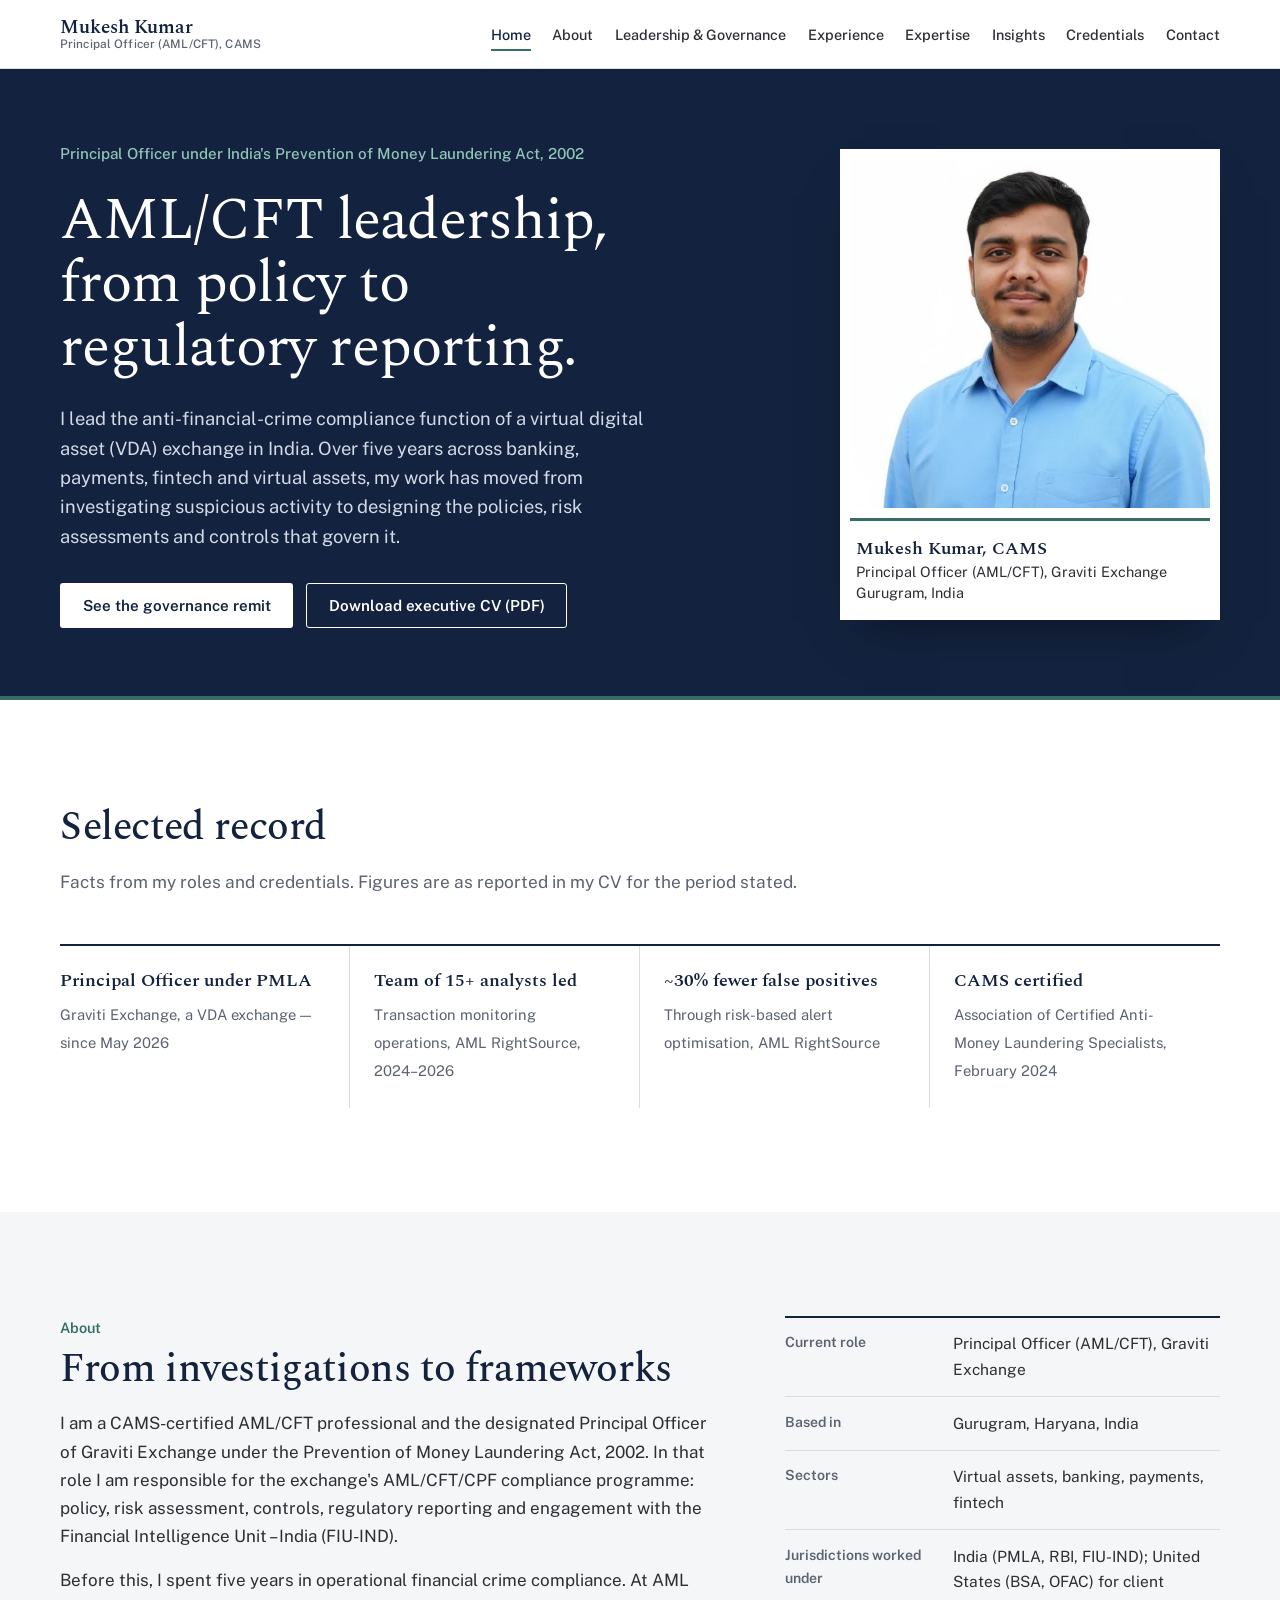
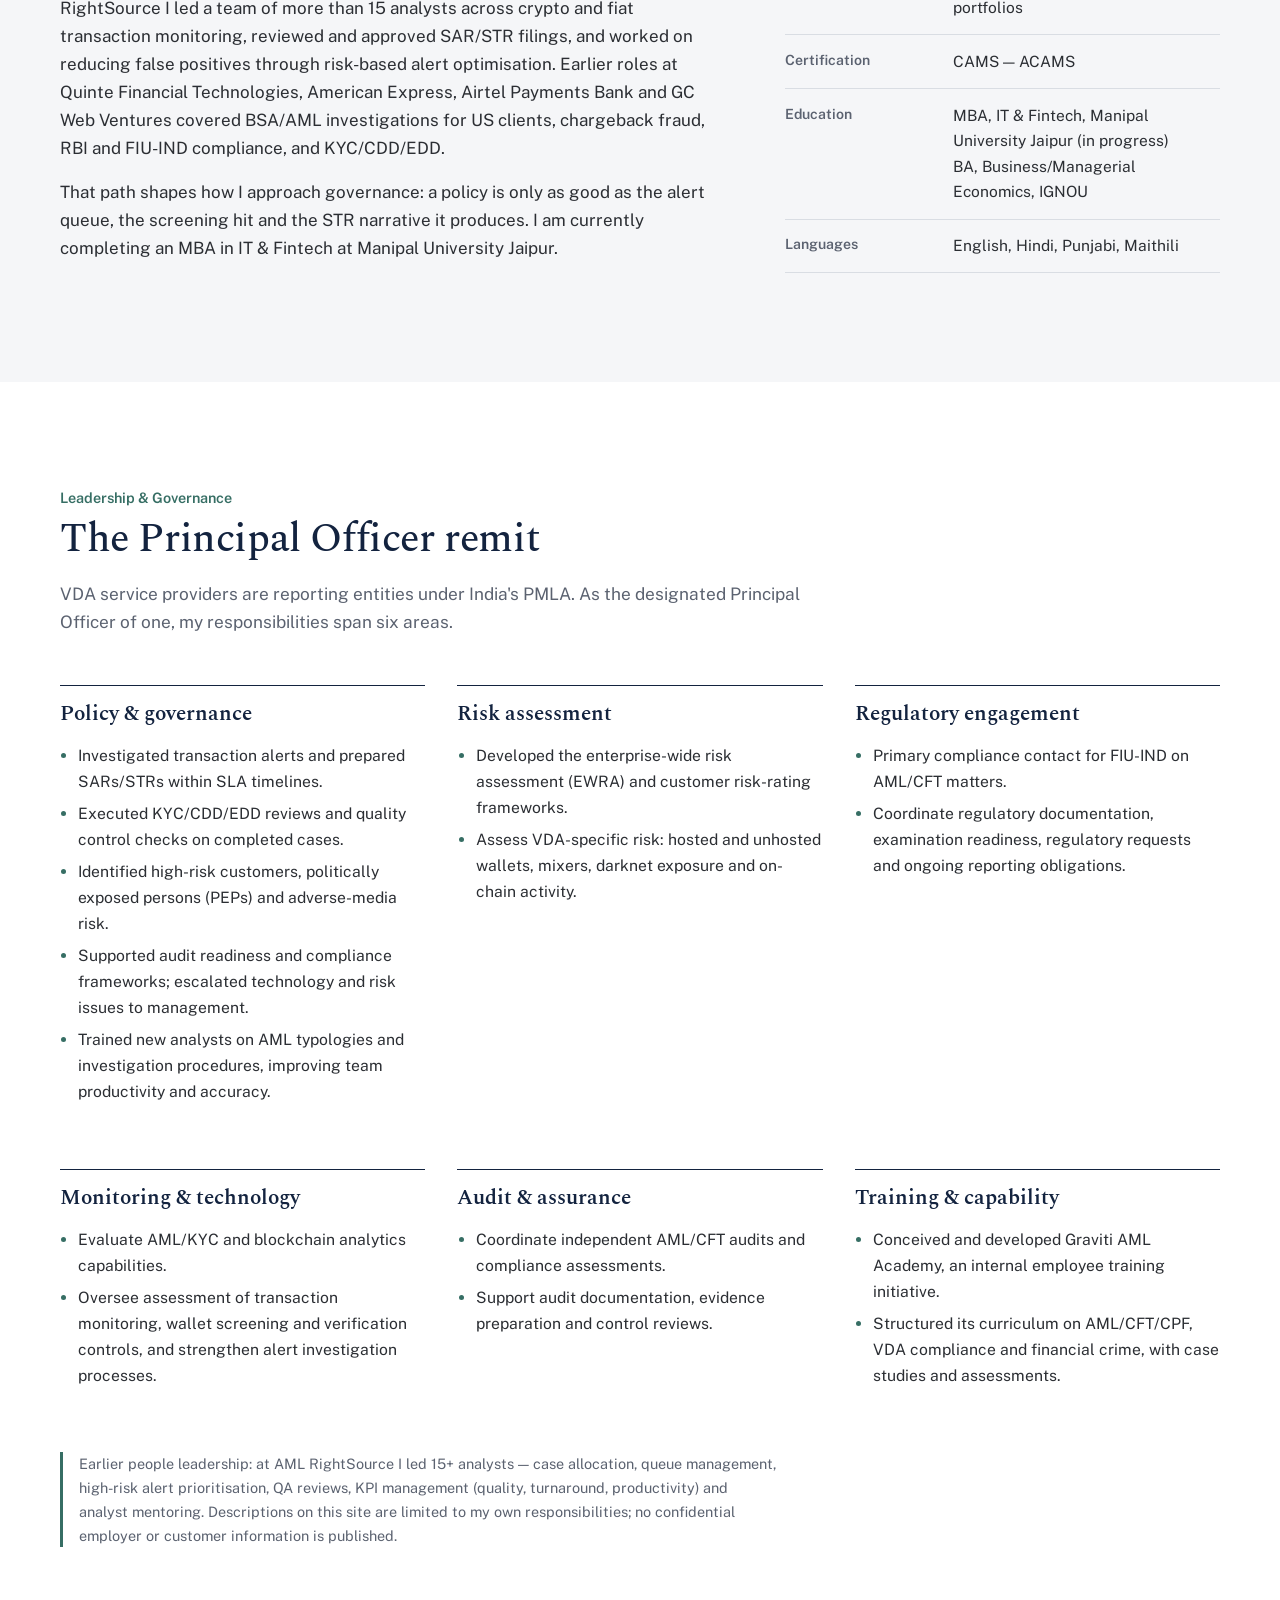
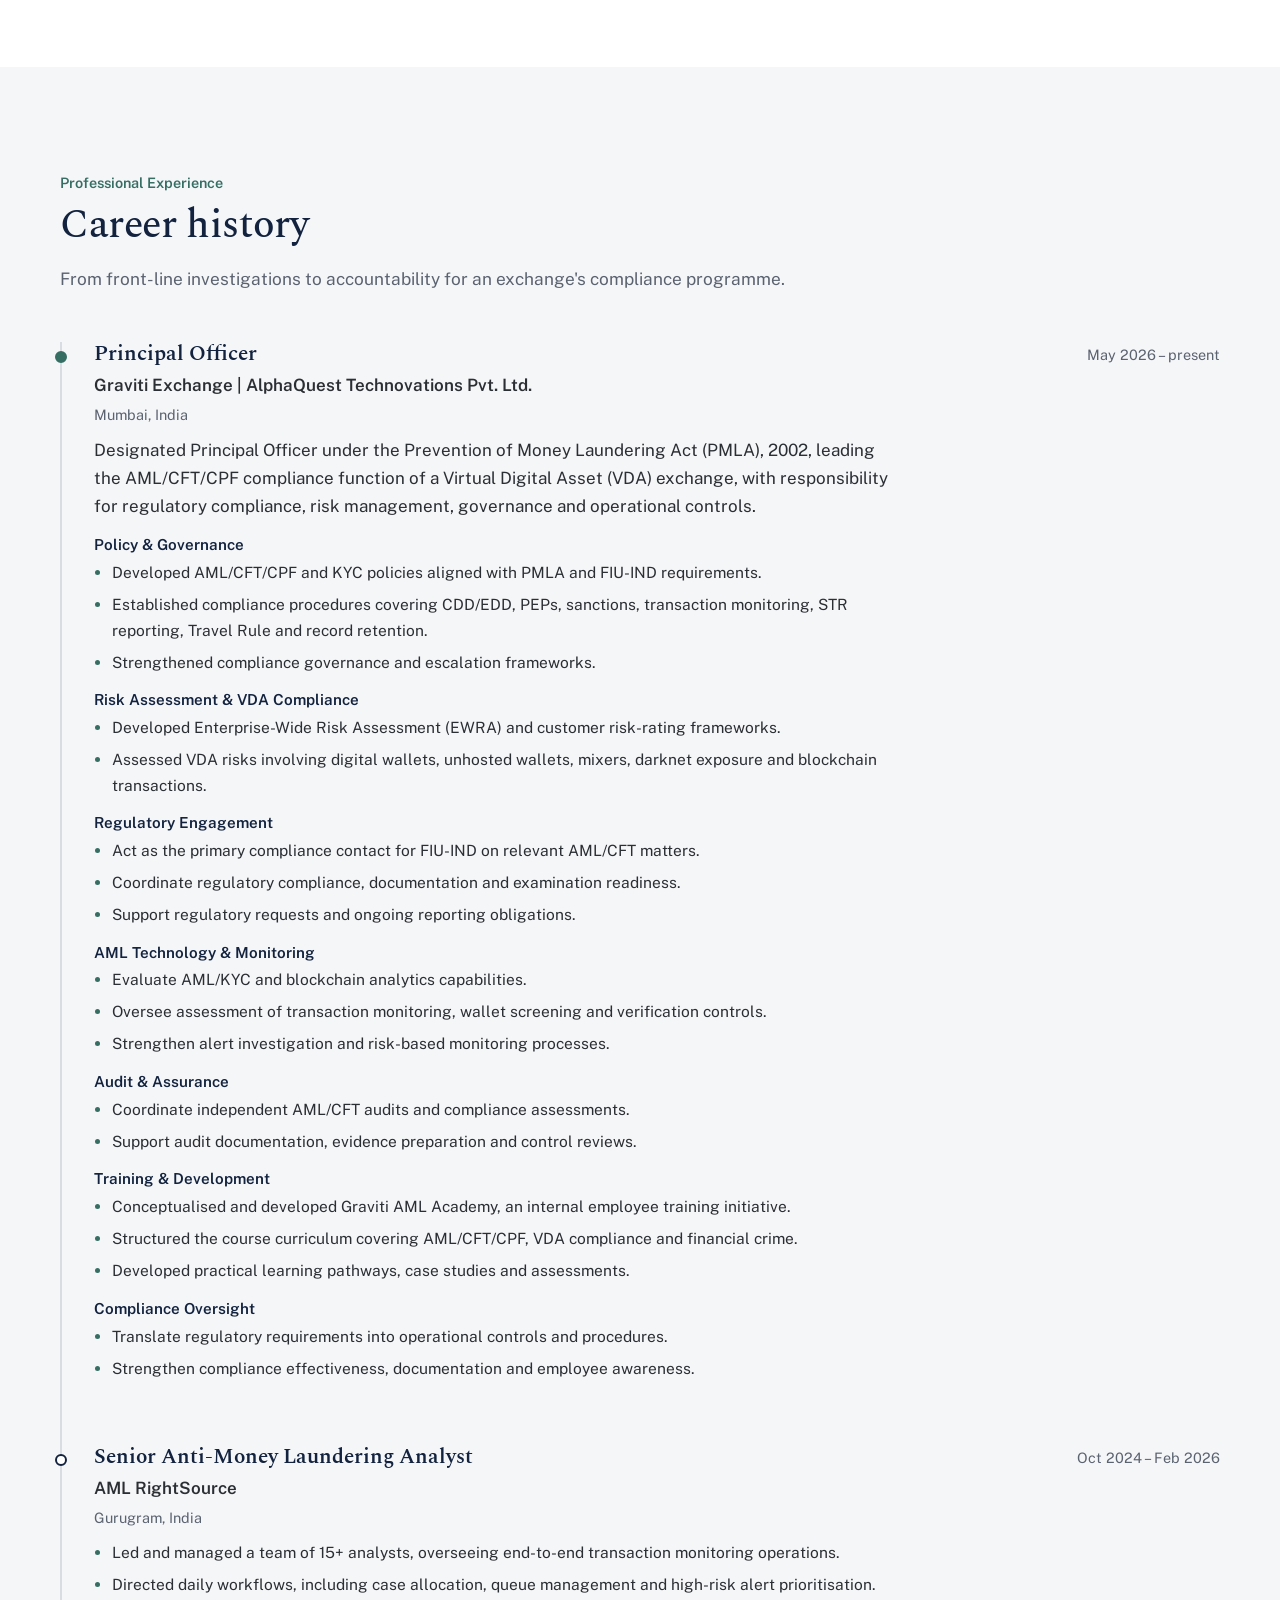
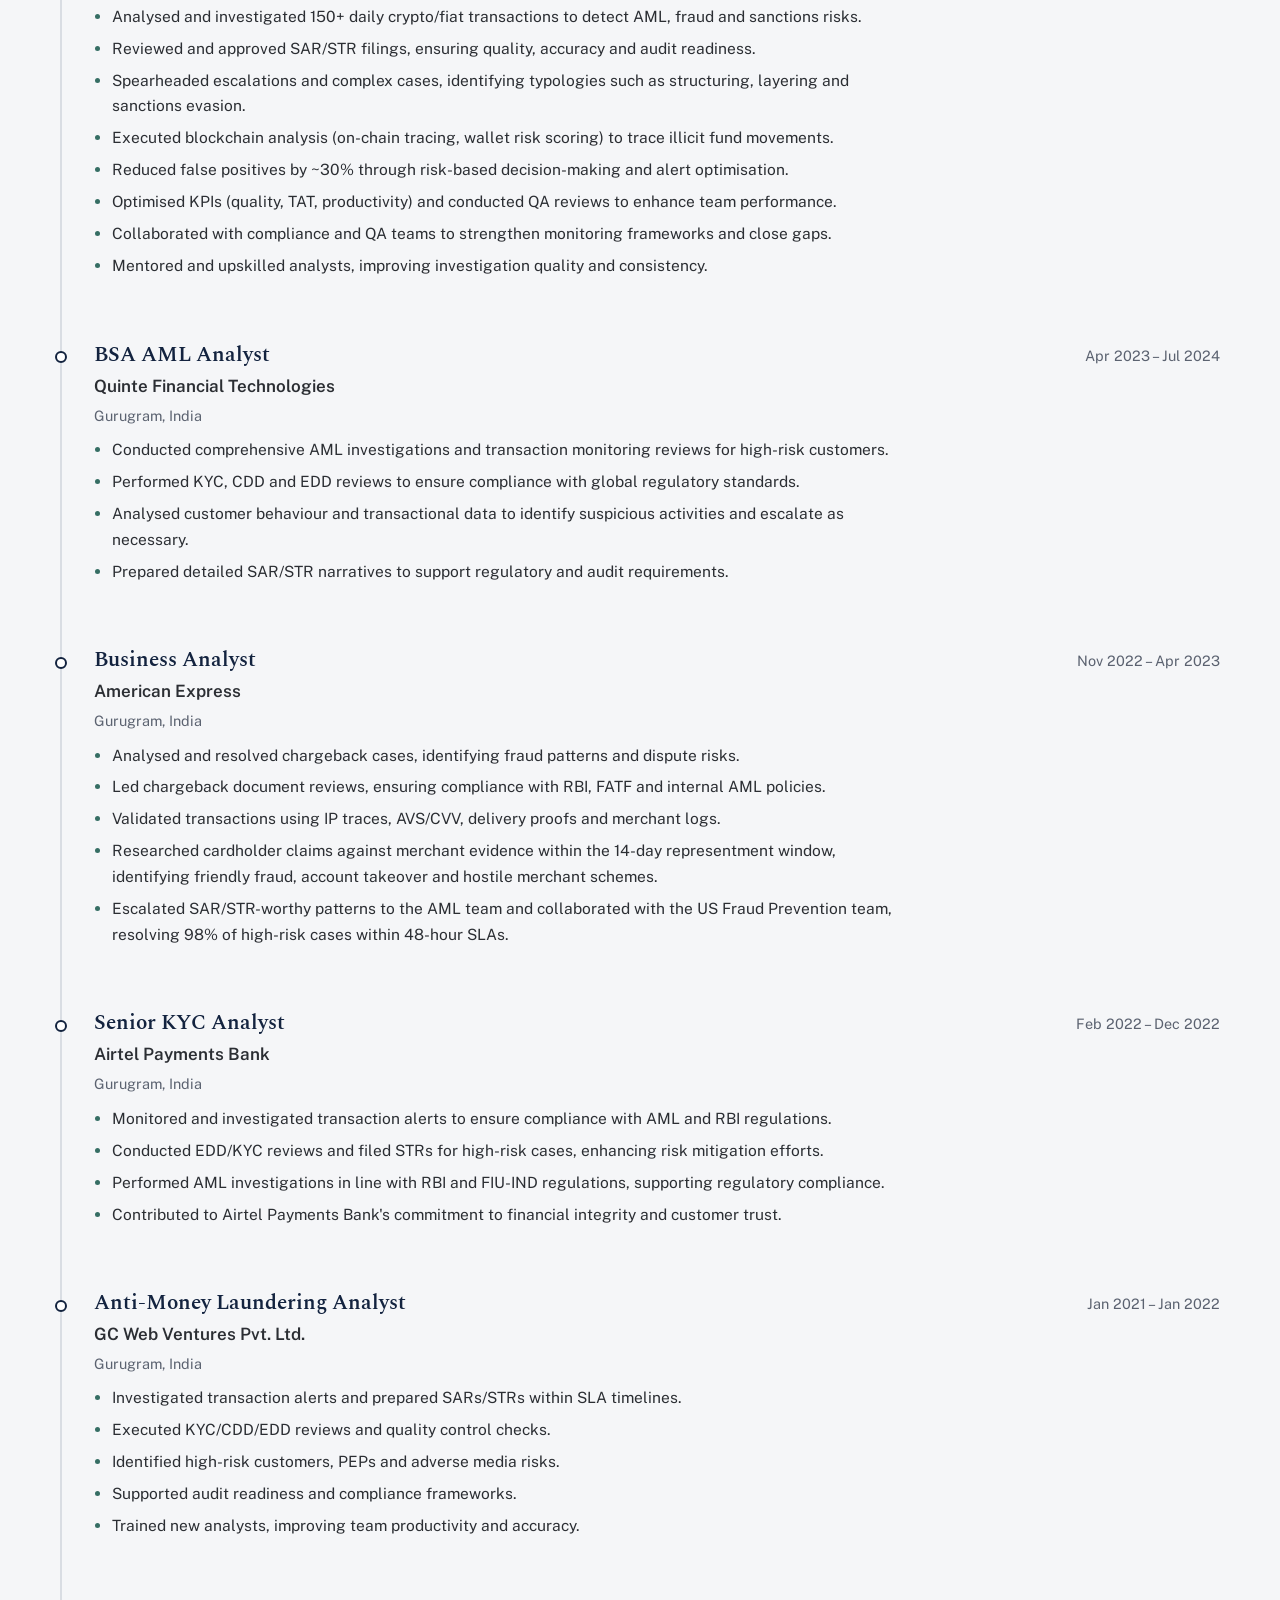
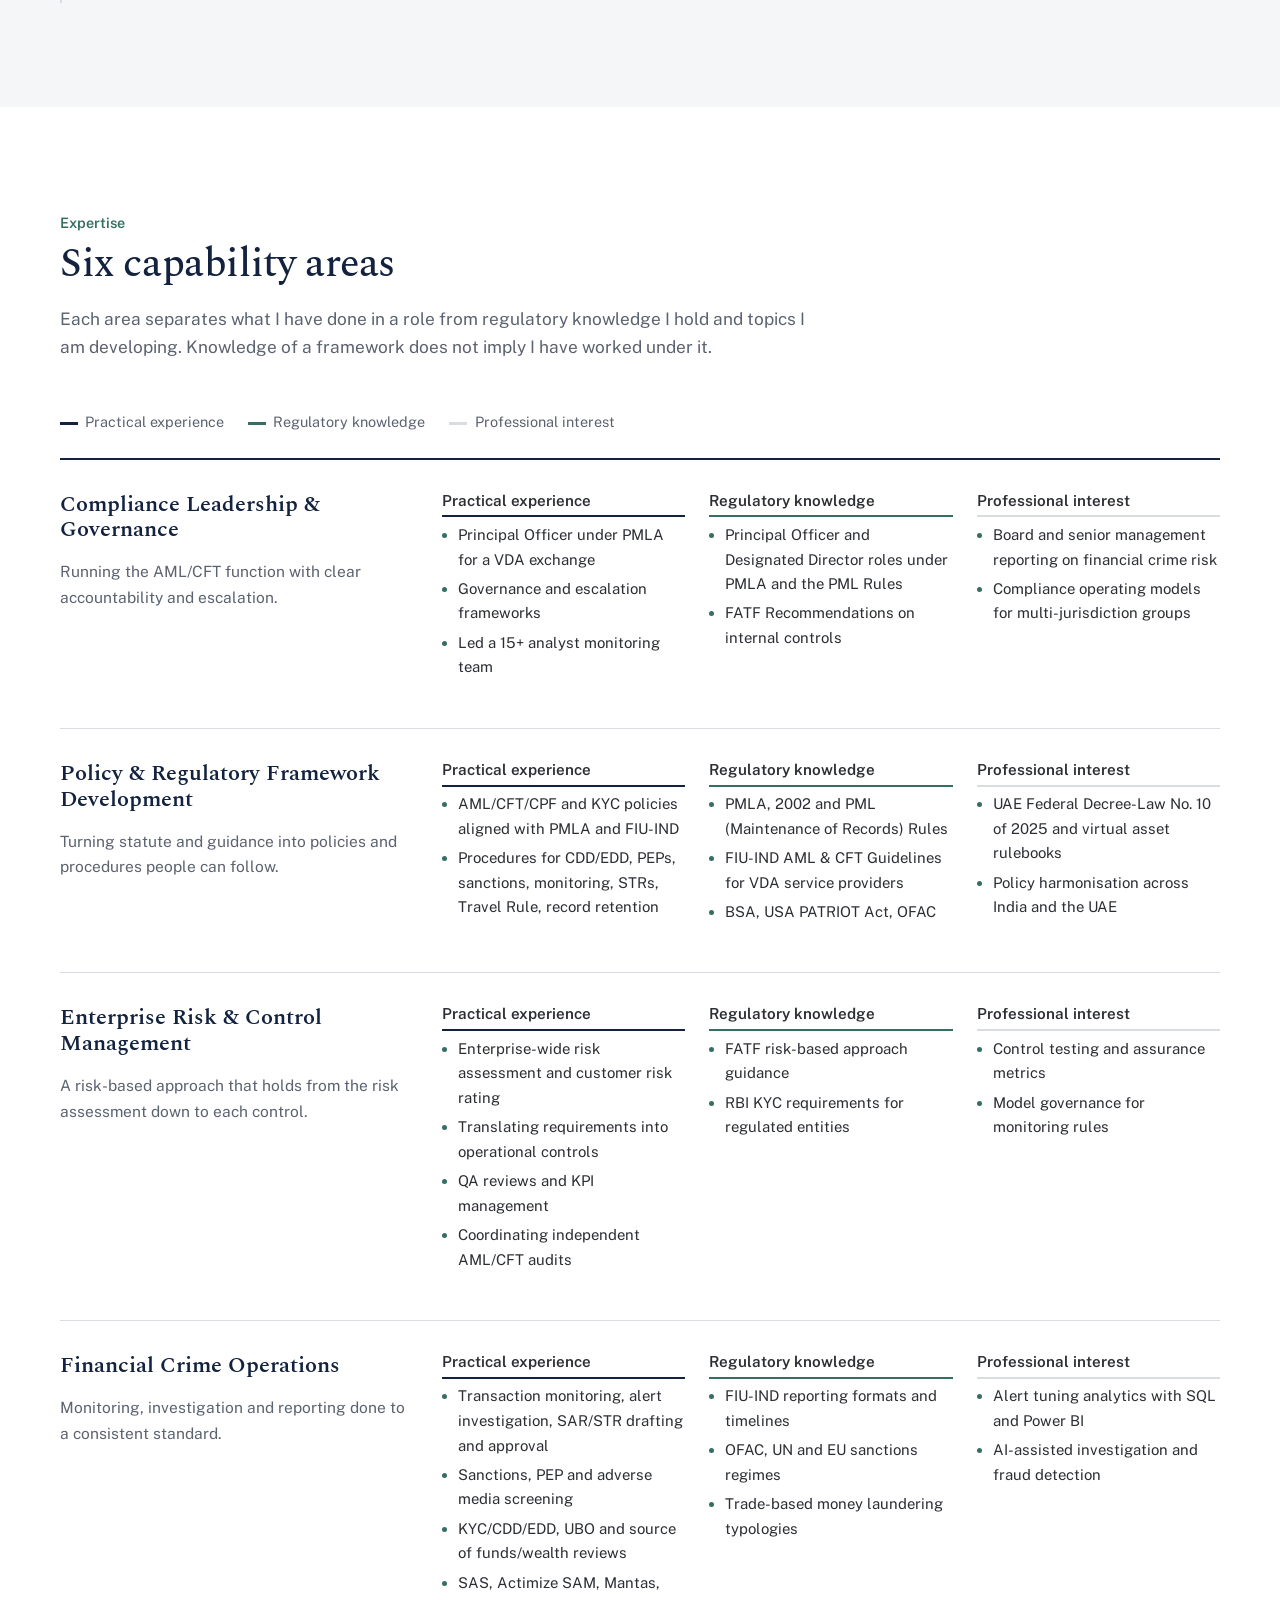
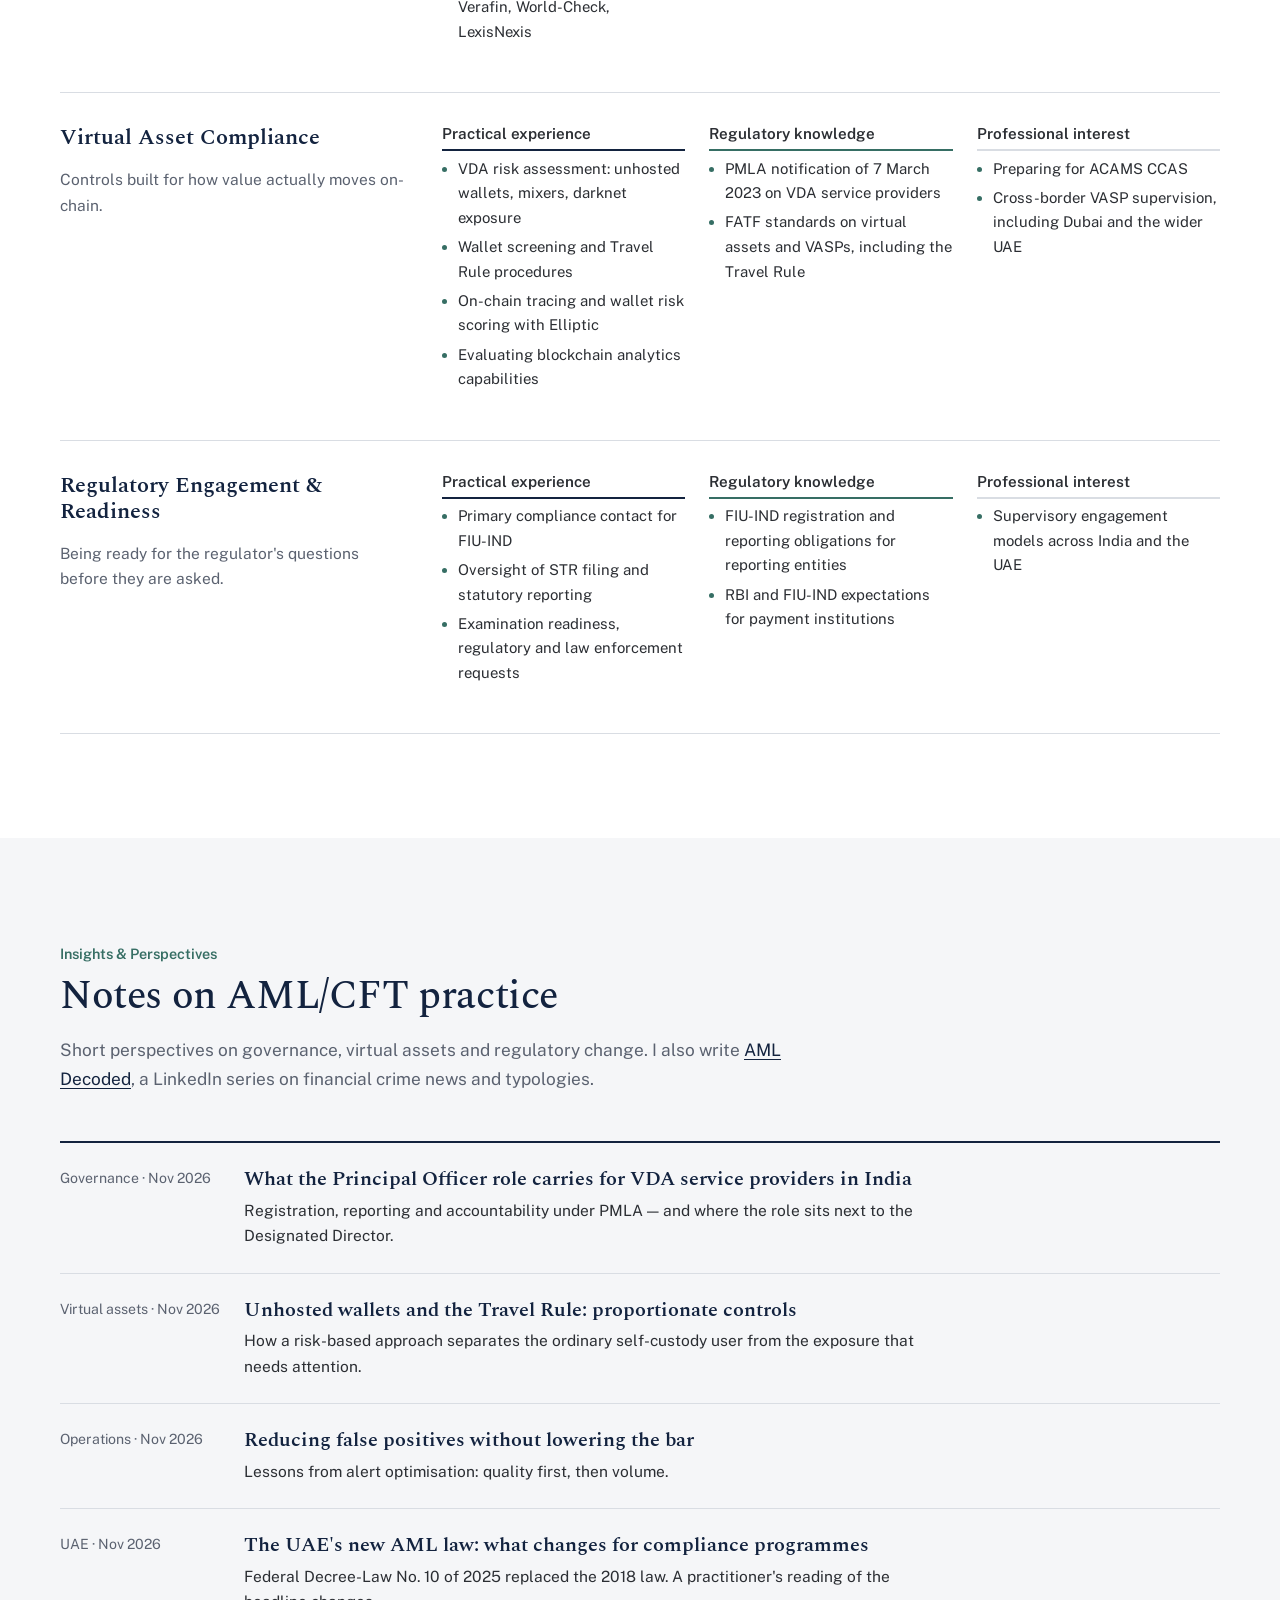
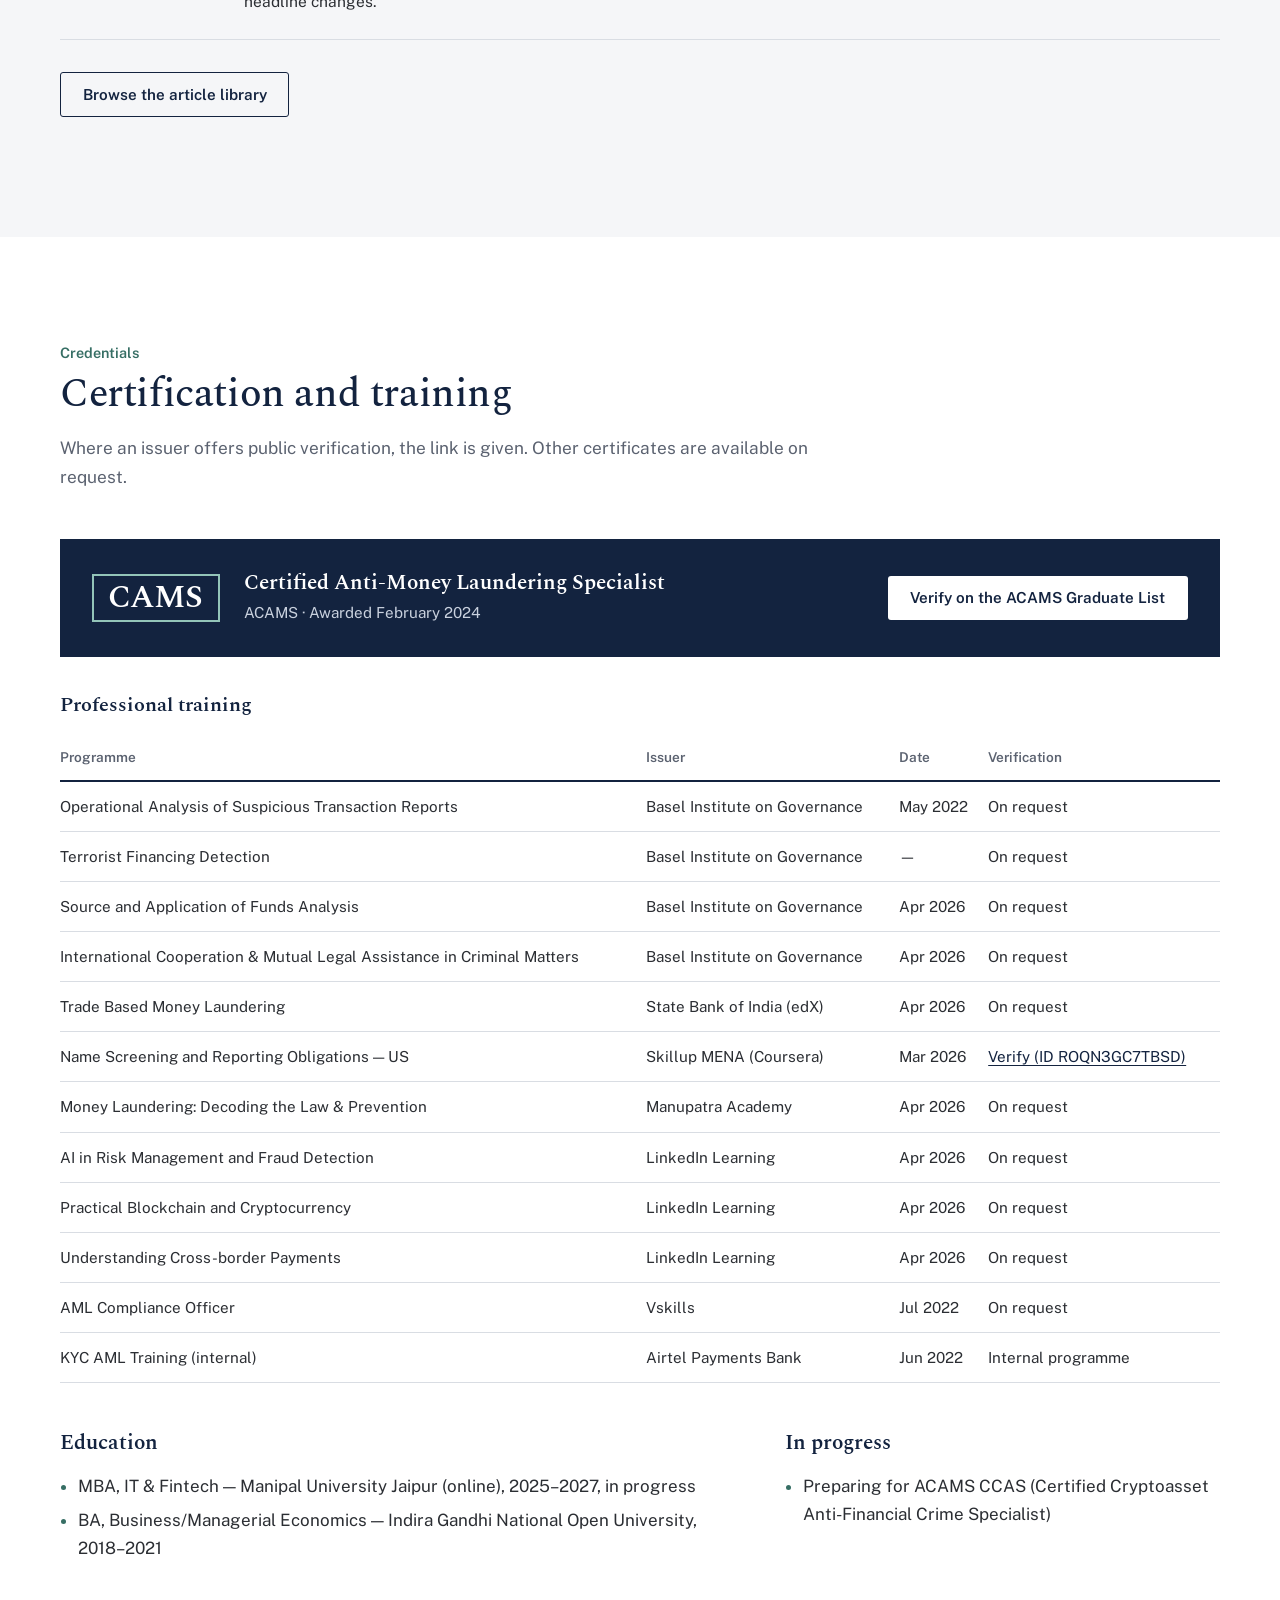
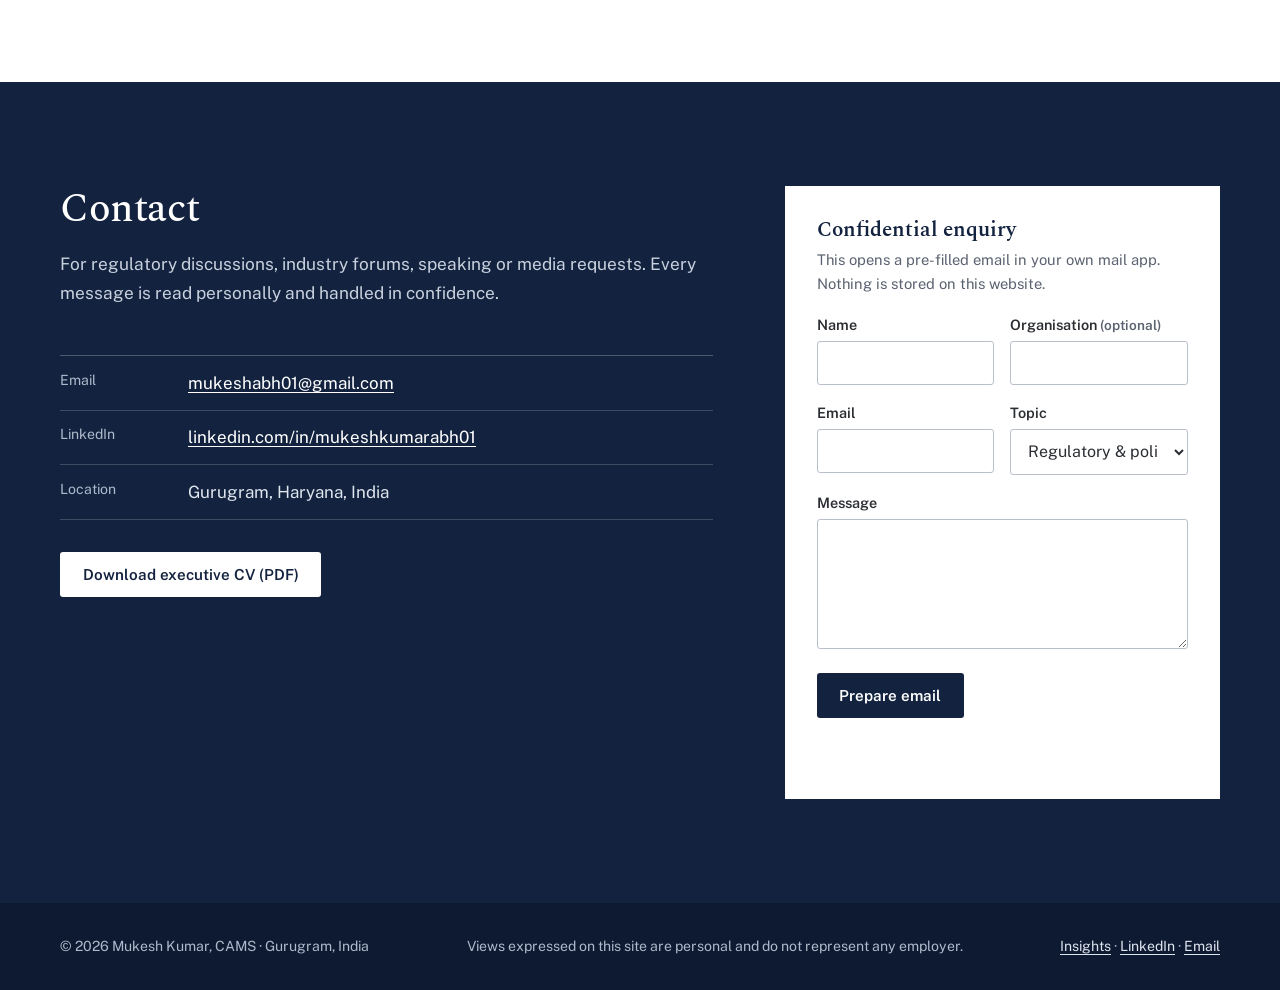
<file: index.html>
<!DOCTYPE html>
<html lang="en-IN">
<head>
<meta charset="utf-8">
<script>(function(){var p=location.pathname;if(p.slice(-1)!=="/"&&!/\.[a-z0-9]+$/i.test(p)){location.replace(p+"/"+location.search+location.hash);}})();</script>
<meta name="viewport" content="width=device-width, initial-scale=1">
<title>Mukesh Kumar, CAMS | Principal Officer (AML/CFT) | Financial Crime Governance</title>
<meta name="description" content="Mukesh Kumar, CAMS — Principal Officer (AML/CFT) under India's PMLA at a VDA exchange. AML/CFT governance, policy, risk assessment and virtual asset compliance across India, the UAE and global VASP, banking and fintech.">
<meta name="keywords" content="Principal Officer AML, MLRO, Head of Compliance, AML/CFT governance, financial crime governance, VASP compliance, virtual asset compliance, PMLA, FIU-IND, Dubai, UAE, India, CAMS">
<meta name="author" content="Mukesh Kumar">
<meta name="robots" content="index, follow, max-image-preview:large">
<link rel="canonical" href="https://mukesh-amlpro.github.io/mukesh-amlPro/">
<meta name="theme-color" content="#13233f">

<meta property="og:type" content="profile">
<meta property="og:site_name" content="Mukesh Kumar">
<meta property="og:title" content="Mukesh Kumar, CAMS | Principal Officer (AML/CFT)">
<meta property="og:description" content="AML/CFT leadership, from policy to regulatory reporting — India, the UAE and global VASP, banking and fintech.">
<meta property="og:url" content="https://mukesh-amlpro.github.io/mukesh-amlPro/">
<meta property="og:image" content="https://mukesh-amlpro.github.io/mukesh-amlPro/og-image.jpg">
<meta property="og:image:width" content="1200">
<meta property="og:image:height" content="630">
<meta property="og:locale" content="en_IN">
<meta property="profile:first_name" content="Mukesh">
<meta property="profile:last_name" content="Kumar">
<meta name="twitter:card" content="summary_large_image">
<meta name="twitter:title" content="Mukesh Kumar, CAMS | Principal Officer (AML/CFT)">
<meta name="twitter:description" content="AML/CFT leadership, from policy to regulatory reporting.">
<meta name="twitter:image" content="https://mukesh-amlpro.github.io/mukesh-amlPro/og-image.jpg">

<link rel="icon" href="favicon.ico" sizes="any">
<link rel="icon" type="image/png" sizes="32x32" href="favicon-32.png">
<link rel="apple-touch-icon" href="apple-touch-icon.png">

<link rel="preload" href="public-sans-latin-400-normal.woff2" as="font" type="font/woff2" crossorigin>
<link rel="preload" href="spectral-latin-400-normal.woff2" as="font" type="font/woff2" crossorigin>
<link rel="stylesheet" href="site.css">
<link rel="preload" as="image" href="mukesh-kumar-portrait.webp" type="image/webp">

<!-- Google Analytics (unchanged property from the live site) -->
<script async src="https://www.googletagmanager.com/gtag/js?id=G-E5HQB2ZX3Q"></script>
<script>
  window.dataLayer = window.dataLayer || [];
  function gtag(){dataLayer.push(arguments);}
  gtag('js', new Date());
  gtag('config', 'G-E5HQB2ZX3Q');
</script>

<script type="application/ld+json">
{
  "@context": "https://schema.org",
  "@type": "ProfilePage",
  "url": "https://mukesh-amlpro.github.io/mukesh-amlPro/",
  "mainEntity": {
    "@type": "Person",
    "@id": "https://mukesh-amlpro.github.io/mukesh-amlPro/#person",
    "name": "Mukesh Kumar",
    "honorificSuffix": "CAMS",
    "jobTitle": "Principal Officer (AML/CFT)",
    "description": "CAMS-certified AML/CFT professional; Principal Officer under India's Prevention of Money Laundering Act, 2002 at a virtual digital asset exchange.",
    "image": "https://mukesh-amlpro.github.io/mukesh-amlPro/mukesh-kumar-portrait.jpg",
    "email": "mailto:mukeshabh01@gmail.com",
    "worksFor": { "@type": "Organization", "name": "Graviti Exchange" },
    "address": { "@type": "PostalAddress", "addressLocality": "Gurugram", "addressRegion": "Haryana", "addressCountry": "IN" },
    "alumniOf": [
      { "@type": "CollegeOrUniversity", "name": "Indira Gandhi National Open University" },
      { "@type": "CollegeOrUniversity", "name": "Manipal University Jaipur" }
    ],
    "hasCredential": {
      "@type": "EducationalOccupationalCredential",
      "name": "Certified Anti-Money Laundering Specialist (CAMS)",
      "credentialCategory": "Professional certification",
      "recognizedBy": { "@type": "Organization", "name": "ACAMS", "url": "https://www.acams.org" }
    },
    "knowsAbout": ["AML/CFT governance", "Financial crime compliance", "Prevention of Money Laundering Act, 2002", "FIU-IND reporting", "Virtual asset service provider (VASP) compliance", "Enterprise-wide risk assessment", "Sanctions and PEP screening", "Transaction monitoring", "Travel Rule"],
    "knowsLanguage": ["English", "Hindi", "Punjabi", "Maithili"],
    "sameAs": ["https://www.linkedin.com/in/mukeshkumarabh01"]
  }
}
</script>
</head>
<body>
<a class="skip" href="#main">Skip to content</a>

<header class="site-header">
  <nav class="wrap nav" aria-label="Main">
    <a class="brand" href="./">Mukesh Kumar<small>Principal Officer (AML/CFT), CAMS</small></a>
    <button class="nav-toggle" type="button" aria-expanded="false" aria-controls="nav-list">Menu</button>
    <ul class="nav-list" id="nav-list">
      <li><a href="#home">Home</a></li>
      <li><a href="#about">About</a></li>
      <li><a href="#leadership">Leadership &amp; Governance</a></li>
      <li><a href="#experience">Experience</a></li>
      <li><a href="#expertise">Expertise</a></li>
      <li><a href="#insights">Insights</a></li>
      <li><a href="#credentials">Credentials</a></li>
      <li><a href="#contact">Contact</a></li>
    </ul>
  </nav>
</header>

<main id="main">

<!-- ============ HOME ============ -->
<section class="hero on-navy" id="home" aria-labelledby="hero-title">
  <div class="wrap hero-grid">
    <div>
      <p class="mandate">Principal Officer under India's Prevention of Money Laundering Act, 2002</p>
      <h1 id="hero-title">AML/CFT leadership, from policy to regulatory reporting.</h1>
      <p class="lede">I lead the anti-financial-crime compliance function of a virtual digital asset (VDA) exchange in India. Over five years across banking, payments, fintech and virtual assets, my work has moved from investigating suspicious activity to designing the policies, risk assessments and controls that govern it.</p>
      <div class="hero-actions">
        <a class="btn btn-light" href="#leadership">See the governance remit</a>
        <a class="btn btn-ghost" href="Mukesh-Kumar-Executive-CV.pdf" download data-cv-download>Download executive CV (PDF)</a>
      </div>
    </div>
    <figure class="portrait-plate">
      <picture>
        <source srcset="mukesh-kumar-portrait.webp" type="image/webp">
        <img src="mukesh-kumar-portrait.jpg" width="592" height="575" alt="Portrait of Mukesh Kumar">
      </picture>
      <figcaption><strong>Mukesh Kumar, CAMS</strong>Principal Officer (AML/CFT), Graviti Exchange<br>Gurugram, India</figcaption>
    </figure>
  </div>
</section>

<section aria-labelledby="record-title">
  <div class="wrap">
    <div class="section-head">
      <h2 id="record-title">Selected record</h2>
      <p>Facts from my roles and credentials. Figures are as reported in my CV for the period stated.</p>
    </div>
    <div class="record">
      <div><b>Principal Officer under PMLA</b><span>Graviti Exchange, a VDA exchange — since May 2026</span></div>
      <div><b>Team of 15+ analysts led</b><span>Transaction monitoring operations, AML RightSource, 2024–2026</span></div>
      <div><b>~30% fewer false positives</b><span>Through risk-based alert optimisation, AML RightSource</span></div>
      <div><b>CAMS certified</b><span>Association of Certified Anti-Money Laundering Specialists, February 2024</span></div>
    </div>
  </div>
</section>

<!-- ============ ABOUT ============ -->
<section class="band" id="about" aria-labelledby="about-title">
  <div class="wrap two-col">
    <div>
      <span class="kicker">About</span>
      <h2 id="about-title">From investigations to frameworks</h2>
      <p>I am a CAMS-certified AML/CFT professional and the designated Principal Officer of Graviti Exchange under the Prevention of Money Laundering Act, 2002. In that role I am responsible for the exchange's AML/CFT/CPF compliance programme: policy, risk assessment, controls, regulatory reporting and engagement with the Financial Intelligence Unit – India (FIU-IND).</p>
      <p>Before this, I spent five years in operational financial crime compliance. At AML RightSource I led a team of more than 15 analysts across crypto and fiat transaction monitoring, reviewed and approved SAR/STR filings, and worked on reducing false positives through risk-based alert optimisation. Earlier roles at Quinte Financial Technologies, American Express, Airtel Payments Bank and GC Web Ventures covered BSA/AML investigations for US clients, chargeback fraud, RBI and FIU-IND compliance, and KYC/CDD/EDD.</p>
      <p>That path shapes how I approach governance: a policy is only as good as the alert queue, the screening hit and the STR narrative it produces. I am currently completing an MBA in IT &amp; Fintech at Manipal University Jaipur.</p>
    </div>
    <dl class="facts">
      <div><dt>Current role</dt><dd>Principal Officer (AML/CFT), Graviti Exchange</dd></div>
      <div><dt>Based in</dt><dd>Gurugram, Haryana, India</dd></div>
      <div><dt>Sectors</dt><dd>Virtual assets, banking, payments, fintech</dd></div>
      <div><dt>Jurisdictions worked under</dt><dd>India (PMLA, RBI, FIU-IND); United States (BSA, OFAC) for client portfolios</dd></div>
      <div><dt>Certification</dt><dd>CAMS — ACAMS</dd></div>
      <div><dt>Education</dt><dd>MBA, IT &amp; Fintech, Manipal University Jaipur (in progress)<br>BA, Business/Managerial Economics, IGNOU</dd></div>
      <div><dt>Languages</dt><dd>English, Hindi, Punjabi, Maithili</dd></div>
    </dl>
  </div>
</section>

<!-- ============ LEADERSHIP & GOVERNANCE ============ -->
<section id="leadership" aria-labelledby="lead-title">
  <div class="wrap">
    <div class="section-head">
      <span class="kicker">Leadership &amp; Governance</span>
      <h2 id="lead-title">The Principal Officer remit</h2>
      <p>VDA service providers are reporting entities under India's PMLA. As the designated Principal Officer of one, my responsibilities span six areas.</p>
    </div>
    <div class="mandate-grid">
      <article>
        <h3>Policy &amp; governance</h3>
        <ul>
          <li>Investigated transaction alerts and prepared SARs/STRs within SLA timelines.</li>
          <li>Executed KYC/CDD/EDD reviews and quality control checks on completed cases.</li>
          <li>Identified high-risk customers, politically exposed persons (PEPs) and adverse-media risk.</li>
          <li>Supported audit readiness and compliance frameworks; escalated technology and risk issues to management.</li>
          <li>Trained new analysts on AML typologies and investigation procedures, improving team productivity and accuracy.</li>
        </ul>
      </article>
      <article>
        <h3>Risk assessment</h3>
        <ul>
          <li>Developed the enterprise-wide risk assessment (EWRA) and customer risk-rating frameworks.</li>
          <li>Assess VDA-specific risk: hosted and unhosted wallets, mixers, darknet exposure and on-chain activity.</li>
        </ul>
      </article>
      <article>
        <h3>Regulatory engagement</h3>
        <ul>
          <li>Primary compliance contact for FIU-IND on AML/CFT matters.</li>
          <li>Coordinate regulatory documentation, examination readiness, regulatory requests and ongoing reporting obligations.</li>
        </ul>
      </article>
      <article>
        <h3>Monitoring &amp; technology</h3>
        <ul>
          <li>Evaluate AML/KYC and blockchain analytics capabilities.</li>
          <li>Oversee assessment of transaction monitoring, wallet screening and verification controls, and strengthen alert investigation processes.</li>
        </ul>
      </article>
      <article>
        <h3>Audit &amp; assurance</h3>
        <ul>
          <li>Coordinate independent AML/CFT audits and compliance assessments.</li>
          <li>Support audit documentation, evidence preparation and control reviews.</li>
        </ul>
      </article>
      <article>
        <h3>Training &amp; capability</h3>
        <ul>
          <li>Conceived and developed Graviti AML Academy, an internal employee training initiative.</li>
          <li>Structured its curriculum on AML/CFT/CPF, VDA compliance and financial crime, with case studies and assessments.</li>
        </ul>
      </article>
    </div>
    <p class="note">Earlier people leadership: at AML RightSource I led 15+ analysts — case allocation, queue management, high-risk alert prioritisation, QA reviews, KPI management (quality, turnaround, productivity) and analyst mentoring. Descriptions on this site are limited to my own responsibilities; no confidential employer or customer information is published.</p>
  </div>
</section>

<!-- ============ EXPERIENCE ============ -->
<section class="band" id="experience" aria-labelledby="exp-title">
  <div class="wrap">
    <div class="section-head">
      <span class="kicker">Professional Experience</span>
      <h2 id="exp-title">Career history</h2>
      <p>From front-line investigations to accountability for an exchange's compliance programme.</p>
    </div>
    <ol class="timeline" reversed>
      <li class="current">
        <div class="role-head">
          <h3>Principal Officer</h3><span class="dates">May 2026 – present</span>
          <span class="org">Graviti Exchange | AlphaQuest Technovations Pvt. Ltd.</span><span class="place">Mumbai, India</span>
        </div>
        <p class="role-intro">Designated Principal Officer under the Prevention of Money Laundering Act (PMLA), 2002, leading the AML/CFT/CPF compliance function of a Virtual Digital Asset (VDA) exchange, with responsibility for regulatory compliance, risk management, governance and operational controls.</p>
        <h4 class="role-sub">Policy &amp; Governance</h4>
        <ul>
          <li>Developed AML/CFT/CPF and KYC policies aligned with PMLA and FIU-IND requirements.</li>
          <li>Established compliance procedures covering CDD/EDD, PEPs, sanctions, transaction monitoring, STR reporting, Travel Rule and record retention.</li>
          <li>Strengthened compliance governance and escalation frameworks.</li>
        </ul>
        <h4 class="role-sub">Risk Assessment &amp; VDA Compliance</h4>
        <ul>
          <li>Developed Enterprise-Wide Risk Assessment (EWRA) and customer risk-rating frameworks.</li>
          <li>Assessed VDA risks involving digital wallets, unhosted wallets, mixers, darknet exposure and blockchain transactions.</li>
        </ul>
        <h4 class="role-sub">Regulatory Engagement</h4>
        <ul>
          <li>Act as the primary compliance contact for FIU-IND on relevant AML/CFT matters.</li>
          <li>Coordinate regulatory compliance, documentation and examination readiness.</li>
          <li>Support regulatory requests and ongoing reporting obligations.</li>
        </ul>
        <h4 class="role-sub">AML Technology &amp; Monitoring</h4>
        <ul>
          <li>Evaluate AML/KYC and blockchain analytics capabilities.</li>
          <li>Oversee assessment of transaction monitoring, wallet screening and verification controls.</li>
          <li>Strengthen alert investigation and risk-based monitoring processes.</li>
        </ul>
        <h4 class="role-sub">Audit &amp; Assurance</h4>
        <ul>
          <li>Coordinate independent AML/CFT audits and compliance assessments.</li>
          <li>Support audit documentation, evidence preparation and control reviews.</li>
        </ul>
        <h4 class="role-sub">Training &amp; Development</h4>
        <ul>
          <li>Conceptualised and developed Graviti AML Academy, an internal employee training initiative.</li>
          <li>Structured the course curriculum covering AML/CFT/CPF, VDA compliance and financial crime.</li>
          <li>Developed practical learning pathways, case studies and assessments.</li>
        </ul>
        <h4 class="role-sub">Compliance Oversight</h4>
        <ul>
          <li>Translate regulatory requirements into operational controls and procedures.</li>
          <li>Strengthen compliance effectiveness, documentation and employee awareness.</li>
        </ul>
      </li>
      <li>
        <div class="role-head">
          <h3>Senior Anti-Money Laundering Analyst</h3><span class="dates">Oct 2024 – Feb 2026</span>
          <span class="org">AML RightSource</span><span class="place">Gurugram, India</span>
        </div>
        <ul>
          <li>Led and managed a team of 15+ analysts, overseeing end-to-end transaction monitoring operations.</li>
          <li>Directed daily workflows, including case allocation, queue management and high-risk alert prioritisation.</li>
          <li>Analysed and investigated 150+ daily crypto/fiat transactions to detect AML, fraud and sanctions risks.</li>
          <li>Reviewed and approved SAR/STR filings, ensuring quality, accuracy and audit readiness.</li>
          <li>Spearheaded escalations and complex cases, identifying typologies such as structuring, layering and sanctions evasion.</li>
          <li>Executed blockchain analysis (on-chain tracing, wallet risk scoring) to trace illicit fund movements.</li>
          <li>Reduced false positives by ~30% through risk-based decision-making and alert optimisation.</li>
          <li>Optimised KPIs (quality, TAT, productivity) and conducted QA reviews to enhance team performance.</li>
          <li>Collaborated with compliance and QA teams to strengthen monitoring frameworks and close gaps.</li>
          <li>Mentored and upskilled analysts, improving investigation quality and consistency.</li>
        </ul>
      </li>
      <li>
        <div class="role-head">
          <h3>BSA AML Analyst</h3><span class="dates">Apr 2023 – Jul 2024</span>
          <span class="org">Quinte Financial Technologies</span><span class="place">Gurugram, India</span>
        </div>
        <ul>
          <li>Conducted comprehensive AML investigations and transaction monitoring reviews for high-risk customers.</li>
          <li>Performed KYC, CDD and EDD reviews to ensure compliance with global regulatory standards.</li>
          <li>Analysed customer behaviour and transactional data to identify suspicious activities and escalate as necessary.</li>
          <li>Prepared detailed SAR/STR narratives to support regulatory and audit requirements.</li>
        </ul>
      </li>
      <li>
        <div class="role-head">
          <h3>Business Analyst</h3><span class="dates">Nov 2022 – Apr 2023</span>
          <span class="org">American Express</span><span class="place">Gurugram, India</span>
        </div>
        <ul>
          <li>Analysed and resolved chargeback cases, identifying fraud patterns and dispute risks.</li>
          <li>Led chargeback document reviews, ensuring compliance with RBI, FATF and internal AML policies.</li>
          <li>Validated transactions using IP traces, AVS/CVV, delivery proofs and merchant logs.</li>
          <li>Researched cardholder claims against merchant evidence within the 14-day representment window, identifying friendly fraud, account takeover and hostile merchant schemes.</li>
          <li>Escalated SAR/STR-worthy patterns to the AML team and collaborated with the US Fraud Prevention team, resolving 98% of high-risk cases within 48-hour SLAs.</li>
        </ul>
      </li>
      <li>
        <div class="role-head">
          <h3>Senior KYC Analyst</h3><span class="dates">Feb 2022 – Dec 2022</span>
          <span class="org">Airtel Payments Bank</span><span class="place">Gurugram, India</span>
        </div>
        <ul>
          <li>Monitored and investigated transaction alerts to ensure compliance with AML and RBI regulations.</li>
          <li>Conducted EDD/KYC reviews and filed STRs for high-risk cases, enhancing risk mitigation efforts.</li>
          <li>Performed AML investigations in line with RBI and FIU-IND regulations, supporting regulatory compliance.</li>
          <li>Contributed to Airtel Payments Bank's commitment to financial integrity and customer trust.</li>
        </ul>
      </li>
      <li>
        <div class="role-head">
          <h3>Anti-Money Laundering Analyst</h3><span class="dates">Jan 2021 – Jan 2022</span>
          <span class="org">GC Web Ventures Pvt. Ltd.</span><span class="place">Gurugram, India</span>
        </div>
        <ul>
          <li>Investigated transaction alerts and prepared SARs/STRs within SLA timelines.</li>
          <li>Executed KYC/CDD/EDD reviews and quality control checks.</li>
          <li>Identified high-risk customers, PEPs and adverse media risks.</li>
          <li>Supported audit readiness and compliance frameworks.</li>
          <li>Trained new analysts, improving team productivity and accuracy.</li>
        </ul>
      </li>
    </ol>
  </div>
</section>

<!-- ============ EXPERTISE ============ -->
<section id="expertise" aria-labelledby="xp-title">
  <div class="wrap">
    <div class="section-head">
      <span class="kicker">Expertise</span>
      <h2 id="xp-title">Six capability areas</h2>
      <p>Each area separates what I have done in a role from regulatory knowledge I hold and topics I am developing. Knowledge of a framework does not imply I have worked under it.</p>
    </div>
    <p class="legend"><span class="l-practice">Practical experience</span><span class="l-knowledge">Regulatory knowledge</span><span class="l-interest">Professional interest</span></p>
    <div class="capabilities">

      <div class="capability">
        <div><h3>Compliance Leadership &amp; Governance</h3><p>Running the AML/CFT function with clear accountability and escalation.</p></div>
        <div class="tiers">
          <div class="t-practice"><h4>Practical experience</h4><ul><li>Principal Officer under PMLA for a VDA exchange</li><li>Governance and escalation frameworks</li><li>Led a 15+ analyst monitoring team</li></ul></div>
          <div class="t-knowledge"><h4>Regulatory knowledge</h4><ul><li>Principal Officer and Designated Director roles under PMLA and the PML Rules</li><li>FATF Recommendations on internal controls</li></ul></div>
          <div class="t-interest"><h4>Professional interest</h4><ul><li>Board and senior management reporting on financial crime risk</li><li>Compliance operating models for multi-jurisdiction groups</li></ul></div>
        </div>
      </div>

      <div class="capability">
        <div><h3>Policy &amp; Regulatory Framework Development</h3><p>Turning statute and guidance into policies and procedures people can follow.</p></div>
        <div class="tiers">
          <div class="t-practice"><h4>Practical experience</h4><ul><li>AML/CFT/CPF and KYC policies aligned with PMLA and FIU-IND</li><li>Procedures for CDD/EDD, PEPs, sanctions, monitoring, STRs, Travel Rule, record retention</li></ul></div>
          <div class="t-knowledge"><h4>Regulatory knowledge</h4><ul><li>PMLA, 2002 and PML (Maintenance of Records) Rules</li><li>FIU-IND AML &amp; CFT Guidelines for VDA service providers</li><li>BSA, USA PATRIOT Act, OFAC</li></ul></div>
          <div class="t-interest"><h4>Professional interest</h4><ul><li>UAE Federal Decree-Law No. 10 of 2025 and virtual asset rulebooks</li><li>Policy harmonisation across India and the UAE</li></ul></div>
        </div>
      </div>

      <div class="capability">
        <div><h3>Enterprise Risk &amp; Control Management</h3><p>A risk-based approach that holds from the risk assessment down to each control.</p></div>
        <div class="tiers">
          <div class="t-practice"><h4>Practical experience</h4><ul><li>Enterprise-wide risk assessment and customer risk rating</li><li>Translating requirements into operational controls</li><li>QA reviews and KPI management</li><li>Coordinating independent AML/CFT audits</li></ul></div>
          <div class="t-knowledge"><h4>Regulatory knowledge</h4><ul><li>FATF risk-based approach guidance</li><li>RBI KYC requirements for regulated entities</li></ul></div>
          <div class="t-interest"><h4>Professional interest</h4><ul><li>Control testing and assurance metrics</li><li>Model governance for monitoring rules</li></ul></div>
        </div>
      </div>

      <div class="capability">
        <div><h3>Financial Crime Operations</h3><p>Monitoring, investigation and reporting done to a consistent standard.</p></div>
        <div class="tiers">
          <div class="t-practice"><h4>Practical experience</h4><ul><li>Transaction monitoring, alert investigation, SAR/STR drafting and approval</li><li>Sanctions, PEP and adverse media screening</li><li>KYC/CDD/EDD, UBO and source of funds/wealth reviews</li><li>SAS, Actimize SAM, Mantas, Verafin, World-Check, LexisNexis</li></ul></div>
          <div class="t-knowledge"><h4>Regulatory knowledge</h4><ul><li>FIU-IND reporting formats and timelines</li><li>OFAC, UN and EU sanctions regimes</li><li>Trade-based money laundering typologies</li></ul></div>
          <div class="t-interest"><h4>Professional interest</h4><ul><li>Alert tuning analytics with SQL and Power BI</li><li>AI-assisted investigation and fraud detection</li></ul></div>
        </div>
      </div>

      <div class="capability">
        <div><h3>Virtual Asset Compliance</h3><p>Controls built for how value actually moves on-chain.</p></div>
        <div class="tiers">
          <div class="t-practice"><h4>Practical experience</h4><ul><li>VDA risk assessment: unhosted wallets, mixers, darknet exposure</li><li>Wallet screening and Travel Rule procedures</li><li>On-chain tracing and wallet risk scoring with Elliptic</li><li>Evaluating blockchain analytics capabilities</li></ul></div>
          <div class="t-knowledge"><h4>Regulatory knowledge</h4><ul><li>PMLA notification of 7 March 2023 on VDA service providers</li><li>FATF standards on virtual assets and VASPs, including the Travel Rule</li></ul></div>
          <div class="t-interest"><h4>Professional interest</h4><ul><li>Preparing for ACAMS CCAS</li><li>Cross-border VASP supervision, including Dubai and the wider UAE</li></ul></div>
        </div>
      </div>

      <div class="capability">
        <div><h3>Regulatory Engagement &amp; Readiness</h3><p>Being ready for the regulator's questions before they are asked.</p></div>
        <div class="tiers">
          <div class="t-practice"><h4>Practical experience</h4><ul><li>Primary compliance contact for FIU-IND</li><li>Oversight of STR filing and statutory reporting</li><li>Examination readiness, regulatory and law enforcement requests</li></ul></div>
          <div class="t-knowledge"><h4>Regulatory knowledge</h4><ul><li>FIU-IND registration and reporting obligations for reporting entities</li><li>RBI and FIU-IND expectations for payment institutions</li></ul></div>
          <div class="t-interest"><h4>Professional interest</h4><ul><li>Supervisory engagement models across India and the UAE</li></ul></div>
        </div>
      </div>

    </div>
  </div>
</section>

<!-- ============ INSIGHTS ============ -->
<section class="band" id="insights" aria-labelledby="ins-title">
  <div class="wrap">
    <div class="section-head">
      <span class="kicker">Insights &amp; Perspectives</span>
      <h2 id="ins-title">Notes on AML/CFT practice</h2>
      <p>Short perspectives on governance, virtual assets and regulatory change. I also write <a href="https://www.linkedin.com/in/mukeshkumarabh01" rel="noopener">AML Decoded</a>, a LinkedIn series on financial crime news and typologies.</p>
    </div>
    <ul class="article-list">
      <li>
        <span class="meta">Governance · Nov 2026</span>
        <div><h3><a href="principal-officer-pmla-vda-service-providers.html">What the Principal Officer role carries for VDA service providers in India</a></h3>
        <p>Registration, reporting and accountability under PMLA — and where the role sits next to the Designated Director.</p></div>
      </li>
      <li>
        <span class="meta">Virtual assets · Nov 2026</span>
        <div><h3><a href="unhosted-wallets-travel-rule-controls.html">Unhosted wallets and the Travel Rule: proportionate controls</a></h3>
        <p>How a risk-based approach separates the ordinary self-custody user from the exposure that needs attention.</p></div>
      </li>
      <li>
        <span class="meta">Operations · Nov 2026</span>
        <div><h3><a href="reducing-false-positives-without-lowering-the-bar.html">Reducing false positives without lowering the bar</a></h3>
        <p>Lessons from alert optimisation: quality first, then volume.</p></div>
      </li>
      <li>
        <span class="meta">UAE · Nov 2026</span>
        <div><h3><a href="uae-federal-decree-law-10-2025-aml.html">The UAE's new AML law: what changes for compliance programmes</a></h3>
        <p>Federal Decree-Law No. 10 of 2025 replaced the 2018 law. A practitioner's reading of the headline changes.</p></div>
      </li>
    </ul>
    <p style="margin-top:2rem"><a class="btn btn-ghost" href="insights.html">Browse the article library</a></p>
  </div>
</section>

<!-- ============ CREDENTIALS ============ -->
<section id="credentials" aria-labelledby="cred-title">
  <div class="wrap">
    <div class="section-head">
      <span class="kicker">Credentials</span>
      <h2 id="cred-title">Certification and training</h2>
      <p>Where an issuer offers public verification, the link is given. Other certificates are available on request.</p>
    </div>

    <div class="cred-feature on-navy">
      <span class="seal" aria-hidden="true">CAMS</span>
      <div>
        <h3>Certified Anti-Money Laundering Specialist</h3>
        <p>ACAMS · Awarded February 2024</p>
      </div>
      <a class="btn btn-light" href="https://www.acams.org/en/graduates/acams-graduate-list-cams-certified-graduates" rel="noopener" target="_blank">Verify on the ACAMS Graduate List<span class="visually-hidden"> (opens in a new tab)</span></a>
    </div>

    <table class="cred-table">
      <caption>Professional training</caption>
      <thead><tr><th scope="col">Programme</th><th scope="col">Issuer</th><th scope="col">Date</th><th scope="col">Verification</th></tr></thead>
      <tbody>
        <tr><td>Operational Analysis of Suspicious Transaction Reports</td><td>Basel Institute on Governance</td><td>May 2022</td><td>On request</td></tr>
        <tr><td>Terrorist Financing Detection</td><td>Basel Institute on Governance</td><td>—</td><td>On request</td></tr>
        <tr><td>Source and Application of Funds Analysis</td><td>Basel Institute on Governance</td><td>Apr 2026</td><td>On request</td></tr>
        <tr><td>International Cooperation &amp; Mutual Legal Assistance in Criminal Matters</td><td>Basel Institute on Governance</td><td>Apr 2026</td><td>On request</td></tr>
        <tr><td>Trade Based Money Laundering</td><td>State Bank of India (edX)</td><td>Apr 2026</td><td>On request</td></tr>
        <tr><td>Name Screening and Reporting Obligations — US</td><td>Skillup MENA (Coursera)</td><td>Mar 2026</td><td><a href="https://www.coursera.org/verify/ROQN3GC7TBSD" rel="noopener" target="_blank">Verify (ID ROQN3GC7TBSD)<span class="visually-hidden"> (opens in a new tab)</span></a></td></tr>
        <tr><td>Money Laundering: Decoding the Law &amp; Prevention</td><td>Manupatra Academy</td><td>Apr 2026</td><td>On request</td></tr>
        <tr><td>AI in Risk Management and Fraud Detection</td><td>LinkedIn Learning</td><td>Apr 2026</td><td>On request</td></tr>
        <tr><td>Practical Blockchain and Cryptocurrency</td><td>LinkedIn Learning</td><td>Apr 2026</td><td>On request</td></tr>
        <tr><td>Understanding Cross-border Payments</td><td>LinkedIn Learning</td><td>Apr 2026</td><td>On request</td></tr>
        <tr><td>AML Compliance Officer</td><td>Vskills</td><td>Jul 2022</td><td>On request</td></tr>
        <tr><td>KYC AML Training (internal)</td><td>Airtel Payments Bank</td><td>Jun 2022</td><td>Internal programme</td></tr>
      </tbody>
    </table>

    <div class="edu two-col">
      <div>
        <h3>Education</h3>
        <ul>
          <li>MBA, IT &amp; Fintech — Manipal University Jaipur (online), 2025–2027, in progress</li>
          <li>BA, Business/Managerial Economics — Indira Gandhi National Open University, 2018–2021</li>
        </ul>
      </div>
      <div>
        <h3>In progress</h3>
        <ul><li>Preparing for ACAMS CCAS (Certified Cryptoasset Anti-Financial Crime Specialist)</li></ul>
      </div>
    </div>
  </div>
</section>

<!-- ============ CONTACT ============ -->
<section class="contact on-navy" id="contact" aria-labelledby="contact-title">
  <div class="wrap two-col">
    <div>
      <div class="section-head">
        <h2 id="contact-title">Contact</h2>
        <p>For regulatory discussions, industry forums, speaking or media requests. Every message is read personally and handled in confidence.</p>
      </div>
      <ul class="channels">
        <li><span>Email</span><a href="mailto:mukeshabh01@gmail.com">mukeshabh01@gmail.com</a></li>
        <li><span>LinkedIn</span><a href="https://www.linkedin.com/in/mukeshkumarabh01" rel="noopener">linkedin.com/in/mukeshkumarabh01</a></li>
        <li><span>Location</span>Gurugram, Haryana, India</li>
      </ul>
      <a class="btn btn-light" href="Mukesh-Kumar-Executive-CV.pdf" download data-cv-download>Download executive CV (PDF)</a>
    </div>

    <form class="enquiry" id="enquiry-form" novalidate aria-labelledby="enq-title">
      <h3 id="enq-title">Confidential enquiry</h3>
      <p class="hint">This opens a pre-filled email in your own mail app. Nothing is stored on this website.</p>
      <div class="row2">
        <div class="field"><label for="f-name">Name</label><input id="f-name" type="text" name="name" autocomplete="name" required></div>
        <div class="field"><label for="f-org">Organisation <span class="small">(optional)</span></label><input id="f-org" type="text" name="organisation" autocomplete="organization"></div>
      </div>
      <div class="row2">
        <div class="field"><label for="f-email">Email</label><input id="f-email" name="email" type="email" autocomplete="email" required></div>
        <div class="field"><label for="f-topic">Topic</label>
          <select id="f-topic" name="topic">
            <option>Regulatory &amp; policy discussion</option>
            <option>Industry forum or roundtable</option>
            <option>Speaking or panel</option>
            <option>Guest lecture or academic session</option>
            <option>Media or publication</option>
            <option>Other</option>
          </select>
        </div>
      </div>
      <div class="field"><label for="f-msg">Message</label><textarea id="f-msg" name="message" required></textarea></div>
      <button class="btn btn-primary" type="submit">Prepare email</button>
      <p class="form-status" id="form-status" role="status" aria-live="polite"></p>
    </form>
  </div>
</section>

</main>

<footer class="site-footer">
  <div class="wrap">
    <p>© 2026 Mukesh Kumar, CAMS · Gurugram, India</p>
    <p>Views expressed on this site are personal and do not represent any employer.</p>
    <p><a href="insights.html">Insights</a> · <a href="https://www.linkedin.com/in/mukeshkumarabh01" rel="noopener">LinkedIn</a> · <a href="mailto:mukeshabh01@gmail.com">Email</a></p>
  </div>
</footer>

<script src="site.js" defer></script>
</body>
</html>
</file>
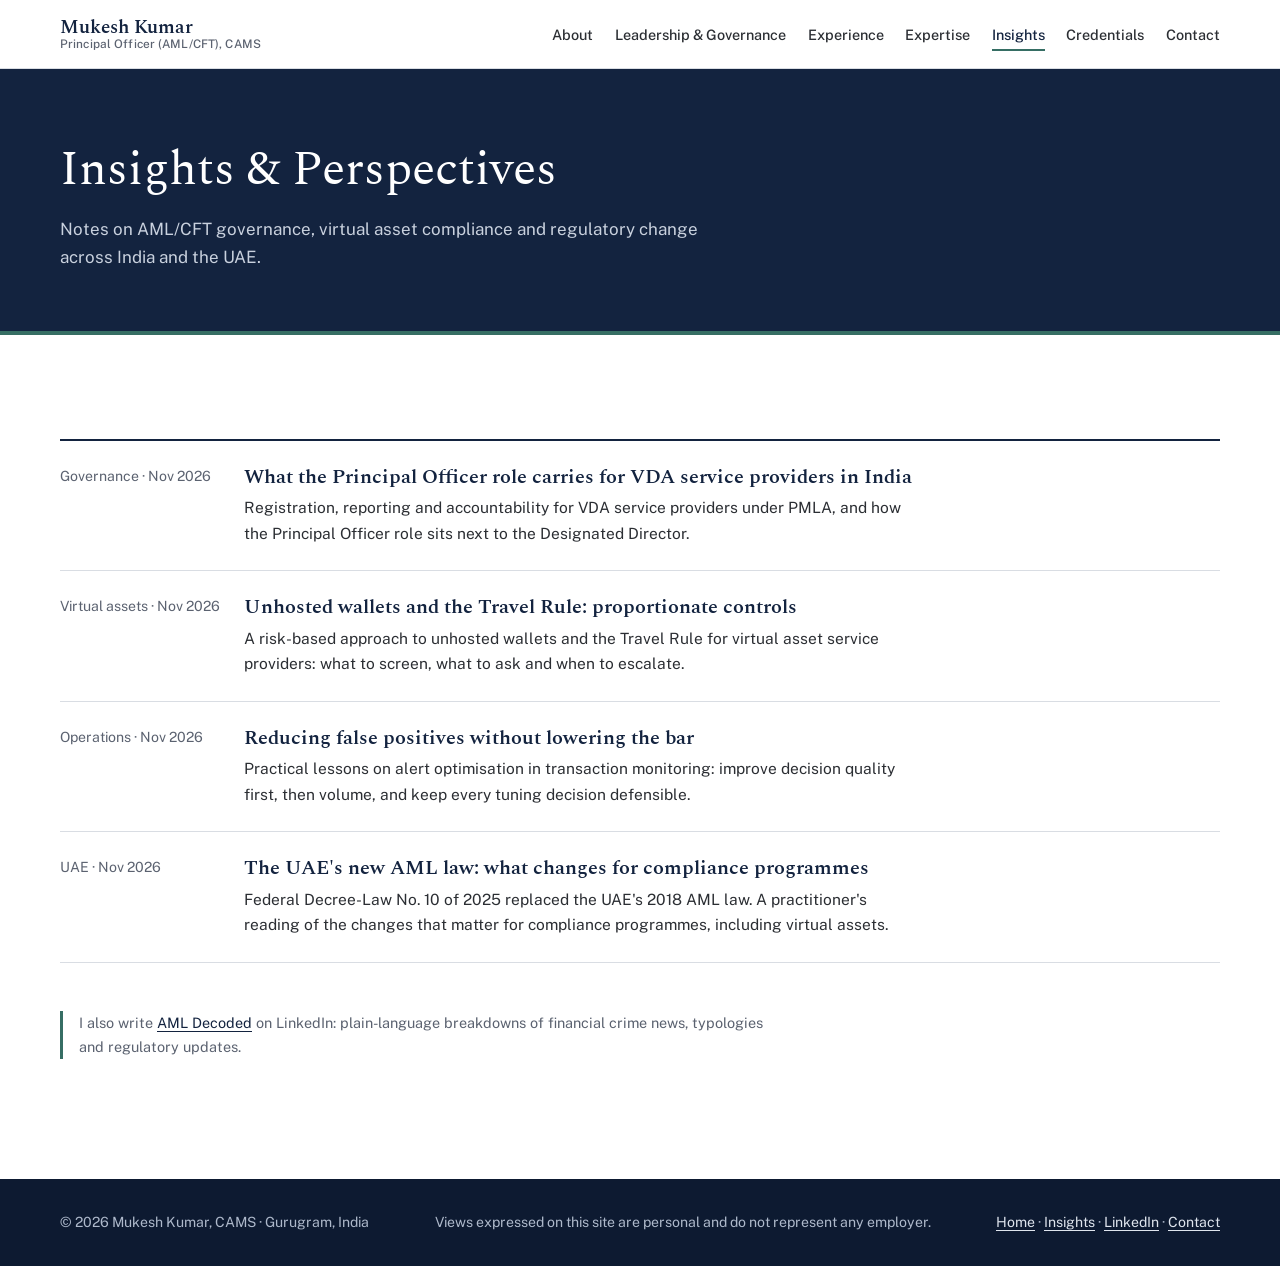
<file: insights.html>
<!DOCTYPE html>
<html lang="en-IN">
<head>
<meta charset="utf-8">
<meta name="viewport" content="width=device-width, initial-scale=1">
<title>Insights on AML/CFT and VASP Compliance | Mukesh Kumar</title>
<meta name="description" content="Articles by Mukesh Kumar, CAMS, on AML/CFT governance, the Principal Officer role, virtual asset compliance and regulatory change in India and the UAE.">
<meta name="author" content="Mukesh Kumar">
<meta name="robots" content="index, follow">
<link rel="canonical" href="https://mukesh-amlpro.github.io/mukesh-amlPro/insights.html">
<meta name="theme-color" content="#13233f">
<meta property="og:type" content="website">
<meta property="og:site_name" content="Mukesh Kumar">
<meta property="og:title" content="Insights on AML/CFT and VASP Compliance | Mukesh Kumar">
<meta property="og:description" content="Articles by Mukesh Kumar, CAMS, on AML/CFT governance, the Principal Officer role, virtual asset compliance and regulatory change in India and the UAE.">
<meta property="og:url" content="https://mukesh-amlpro.github.io/mukesh-amlPro/insights.html">
<meta property="og:image" content="https://mukesh-amlpro.github.io/mukesh-amlPro/og-image.jpg">
<meta name="twitter:card" content="summary_large_image">
<link rel="icon" href="favicon.ico" sizes="any">
<link rel="apple-touch-icon" href="apple-touch-icon.png">
<link rel="preload" href="public-sans-latin-400-normal.woff2" as="font" type="font/woff2" crossorigin>
<link rel="preload" href="spectral-latin-400-normal.woff2" as="font" type="font/woff2" crossorigin>
<link rel="stylesheet" href="site.css">
<script async src="https://www.googletagmanager.com/gtag/js?id=G-E5HQB2ZX3Q"></script>
<script>
  window.dataLayer = window.dataLayer || [];
  function gtag(){dataLayer.push(arguments);}
  gtag('js', new Date());
  gtag('config', 'G-E5HQB2ZX3Q');
</script>
<script type="application/ld+json">
{
  "@context": "https://schema.org",
  "@type": "CollectionPage",
  "name": "Insights & Perspectives — Mukesh Kumar",
  "url": "https://mukesh-amlpro.github.io/mukesh-amlPro/insights.html",
  "author": {
    "@id": "https://mukesh-amlpro.github.io/mukesh-amlPro/#person"
  }
}
</script>
</head>
<body>
<a class="skip" href="#main">Skip to content</a>
<header class="site-header">
  <nav class="wrap nav" aria-label="Main">
    <a class="brand" href="./">Mukesh Kumar<small>Principal Officer (AML/CFT), CAMS</small></a>
    <button class="nav-toggle" type="button" aria-expanded="false" aria-controls="nav-list">Menu</button>
    <ul class="nav-list" id="nav-list">
      <li><a href="./#about">About</a></li>
      <li><a href="./#leadership">Leadership &amp; Governance</a></li>
      <li><a href="./#experience">Experience</a></li>
      <li><a href="./#expertise">Expertise</a></li>
      <li><a href="insights.html" aria-current="page">Insights</a></li>
      <li><a href="./#credentials">Credentials</a></li>
      <li><a href="./#contact">Contact</a></li>
    </ul>
  </nav>
</header>
<main id="main">
<div class="article-hero on-navy">
  <div class="wrap">
    <h1>Insights &amp; Perspectives</h1>
    <p>Notes on AML/CFT governance, virtual asset compliance and regulatory change across India and the UAE.</p>
  </div>
</div>
<section aria-labelledby="lib-title">
  <div class="wrap">
    <h2 id="lib-title" class="visually-hidden">All articles</h2>
    <ul class="article-list">
      <li>
        <span class="meta">Governance · Nov 2026</span>
        <div><h3><a href="principal-officer-pmla-vda-service-providers.html">What the Principal Officer role carries for VDA service providers in India</a></h3>
        <p>Registration, reporting and accountability for VDA service providers under PMLA, and how the Principal Officer role sits next to the Designated Director.</p></div>
      </li>
      <li>
        <span class="meta">Virtual assets · Nov 2026</span>
        <div><h3><a href="unhosted-wallets-travel-rule-controls.html">Unhosted wallets and the Travel Rule: proportionate controls</a></h3>
        <p>A risk-based approach to unhosted wallets and the Travel Rule for virtual asset service providers: what to screen, what to ask and when to escalate.</p></div>
      </li>
      <li>
        <span class="meta">Operations · Nov 2026</span>
        <div><h3><a href="reducing-false-positives-without-lowering-the-bar.html">Reducing false positives without lowering the bar</a></h3>
        <p>Practical lessons on alert optimisation in transaction monitoring: improve decision quality first, then volume, and keep every tuning decision defensible.</p></div>
      </li>
      <li>
        <span class="meta">UAE · Nov 2026</span>
        <div><h3><a href="uae-federal-decree-law-10-2025-aml.html">The UAE&#x27;s new AML law: what changes for compliance programmes</a></h3>
        <p>Federal Decree-Law No. 10 of 2025 replaced the UAE&#x27;s 2018 AML law. A practitioner&#x27;s reading of the changes that matter for compliance programmes, including virtual assets.</p></div>
      </li>
    </ul>
    <p class="note">I also write <a href="https://www.linkedin.com/in/mukeshkumarabh01" rel="noopener">AML Decoded</a> on LinkedIn: plain-language breakdowns of financial crime news, typologies and regulatory updates.</p>
  </div>
</section>
</main>
<footer class="site-footer">
  <div class="wrap">
    <p>© 2026 Mukesh Kumar, CAMS · Gurugram, India</p>
    <p>Views expressed on this site are personal and do not represent any employer.</p>
    <p><a href="./">Home</a> · <a href="insights.html">Insights</a> · <a href="https://www.linkedin.com/in/mukeshkumarabh01" rel="noopener">LinkedIn</a> · <a href="./#contact">Contact</a></p>
  </div>
</footer>
<script src="site.js" defer></script>
</body>
</html>
</file>
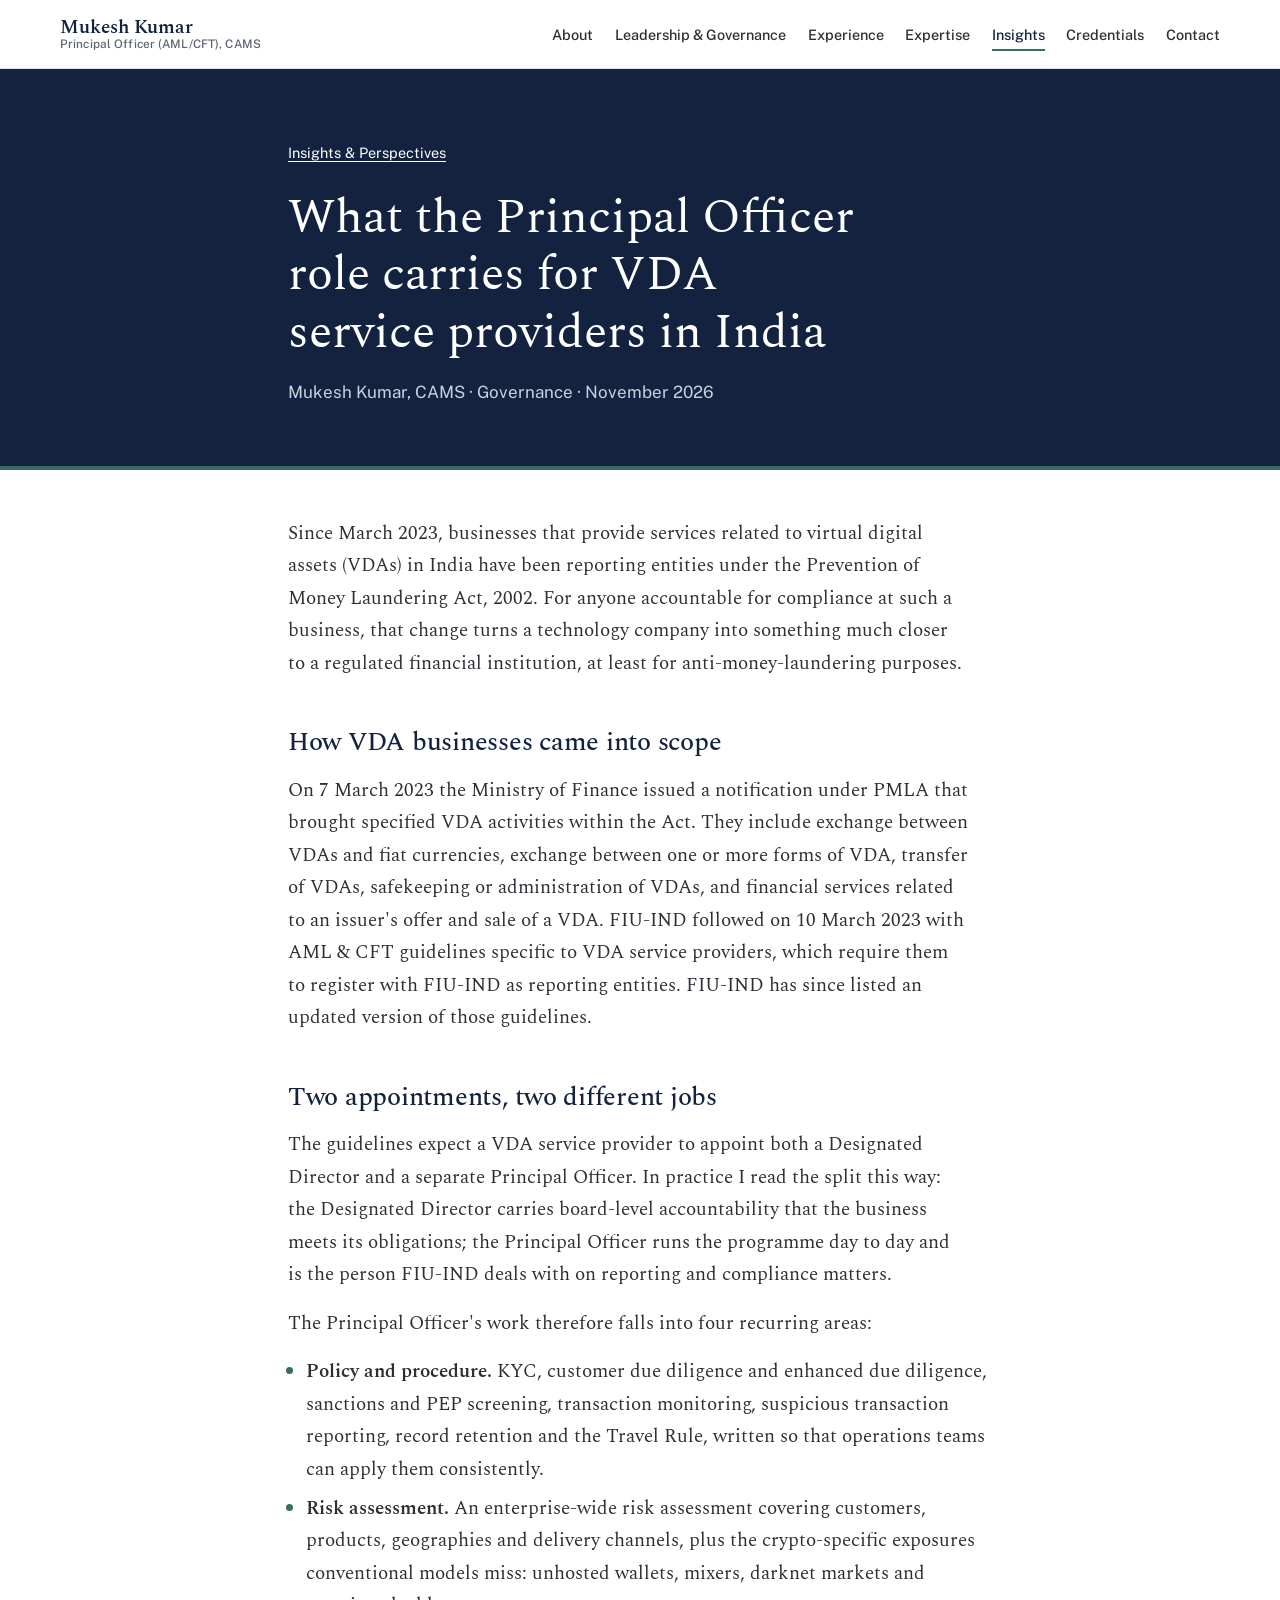
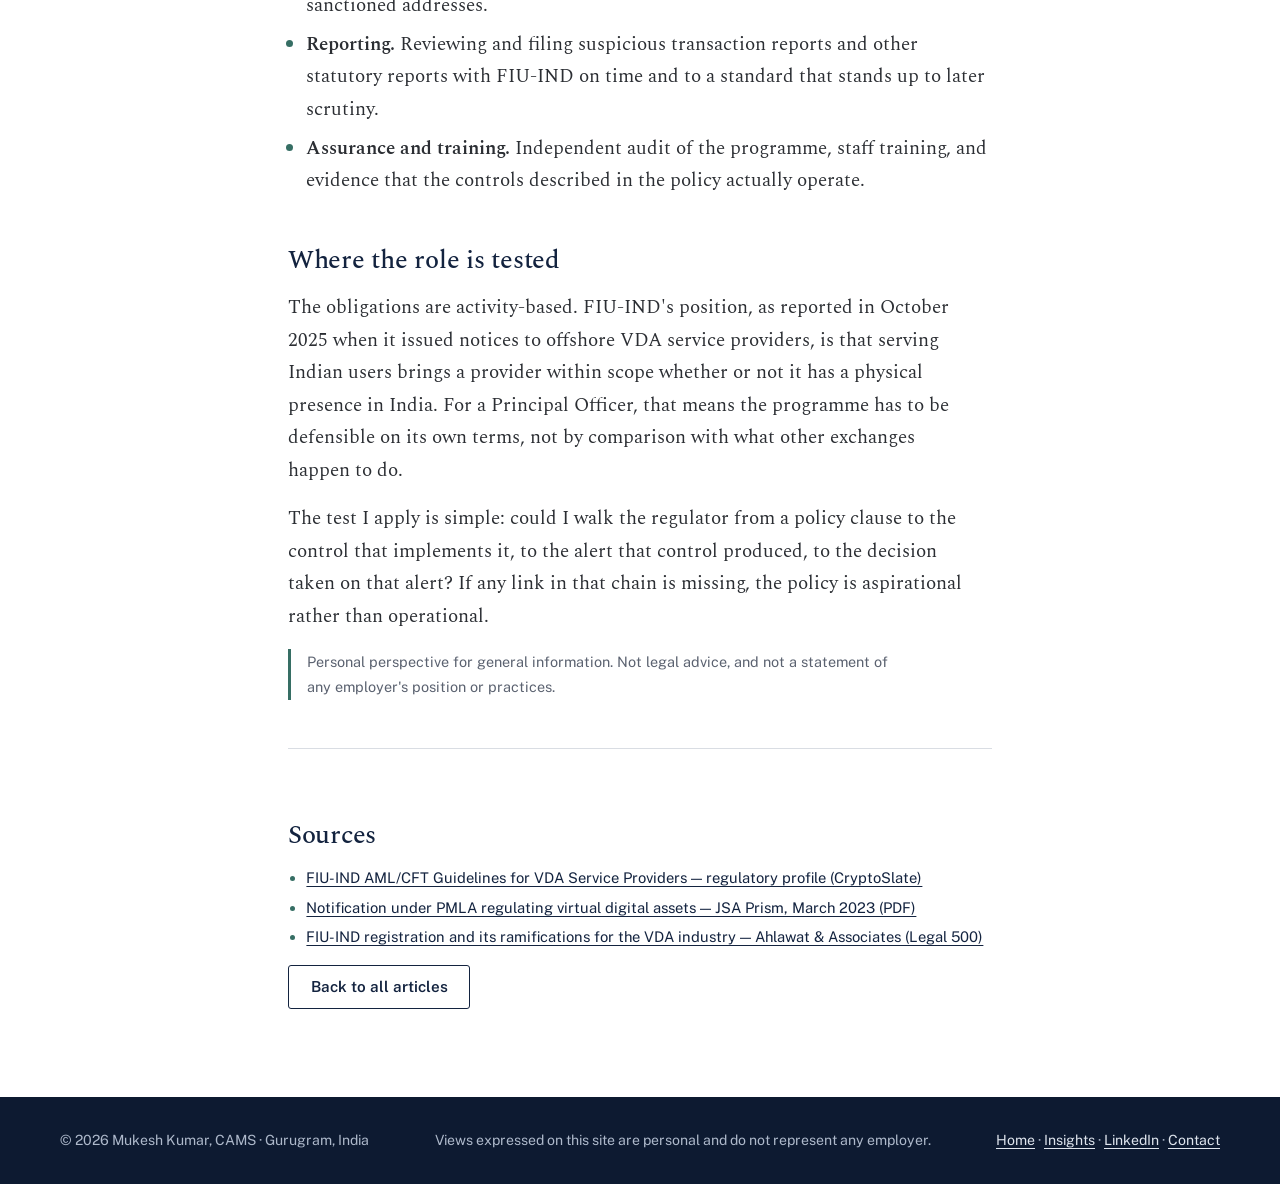
<file: principal-officer-pmla-vda-service-providers.html>
<!DOCTYPE html>
<html lang="en-IN">
<head>
<meta charset="utf-8">
<meta name="viewport" content="width=device-width, initial-scale=1">
<title>What the Principal Officer role carries for VDA service providers in India | Mukesh Kumar</title>
<meta name="description" content="Registration, reporting and accountability for VDA service providers under PMLA, and how the Principal Officer role sits next to the Designated Director.">
<meta name="author" content="Mukesh Kumar">
<meta name="robots" content="noindex, follow">
<link rel="canonical" href="https://mukesh-amlpro.github.io/mukesh-amlPro/principal-officer-pmla-vda-service-providers.html">
<meta name="theme-color" content="#13233f">
<meta property="og:type" content="article">
<meta property="og:site_name" content="Mukesh Kumar">
<meta property="og:title" content="What the Principal Officer role carries for VDA service providers in India | Mukesh Kumar">
<meta property="og:description" content="Registration, reporting and accountability for VDA service providers under PMLA, and how the Principal Officer role sits next to the Designated Director.">
<meta property="og:url" content="https://mukesh-amlpro.github.io/mukesh-amlPro/principal-officer-pmla-vda-service-providers.html">
<meta property="og:image" content="https://mukesh-amlpro.github.io/mukesh-amlPro/og-image.jpg">
<meta name="twitter:card" content="summary_large_image">
<link rel="icon" href="favicon.ico" sizes="any">
<link rel="apple-touch-icon" href="apple-touch-icon.png">
<link rel="preload" href="public-sans-latin-400-normal.woff2" as="font" type="font/woff2" crossorigin>
<link rel="preload" href="spectral-latin-400-normal.woff2" as="font" type="font/woff2" crossorigin>
<link rel="stylesheet" href="site.css">
<script async src="https://www.googletagmanager.com/gtag/js?id=G-E5HQB2ZX3Q"></script>
<script>
  window.dataLayer = window.dataLayer || [];
  function gtag(){dataLayer.push(arguments);}
  gtag('js', new Date());
  gtag('config', 'G-E5HQB2ZX3Q');
</script>
<script type="application/ld+json">
{
  "@context": "https://schema.org",
  "@type": "Article",
  "headline": "What the Principal Officer role carries for VDA service providers in India",
  "description": "Registration, reporting and accountability for VDA service providers under PMLA, and how the Principal Officer role sits next to the Designated Director.",
  "author": {
    "@id": "https://mukesh-amlpro.github.io/mukesh-amlPro/#person",
    "@type": "Person",
    "name": "Mukesh Kumar"
  },
  "datePublished": "2026-11-27",
  "inLanguage": "en-IN",
  "mainEntityOfPage": "https://mukesh-amlpro.github.io/mukesh-amlPro/principal-officer-pmla-vda-service-providers.html"
}
</script>
</head>
<body>
<a class="skip" href="#main">Skip to content</a>
<header class="site-header">
  <nav class="wrap nav" aria-label="Main">
    <a class="brand" href="./">Mukesh Kumar<small>Principal Officer (AML/CFT), CAMS</small></a>
    <button class="nav-toggle" type="button" aria-expanded="false" aria-controls="nav-list">Menu</button>
    <ul class="nav-list" id="nav-list">
      <li><a href="./#about">About</a></li>
      <li><a href="./#leadership">Leadership &amp; Governance</a></li>
      <li><a href="./#experience">Experience</a></li>
      <li><a href="./#expertise">Expertise</a></li>
      <li><a href="insights.html" aria-current="page">Insights</a></li>
      <li><a href="./#credentials">Credentials</a></li>
      <li><a href="./#contact">Contact</a></li>
    </ul>
  </nav>
</header>
<main id="main">
<div class="article-hero on-navy">
  <div class="prose-head">
    <p class="crumbs"><a href="insights.html">Insights &amp; Perspectives</a></p>
    <h1>What the Principal Officer role carries for VDA service providers in India</h1>
    <p>Mukesh Kumar, CAMS · Governance · November 2026</p>
  </div>
</div>
<article class="prose">
<p>Since March 2023, businesses that provide services related to virtual digital assets (VDAs) in India have been reporting entities under the Prevention of Money Laundering Act, 2002. For anyone accountable for compliance at such a business, that change turns a technology company into something much closer to a regulated financial institution, at least for anti-money-laundering purposes.</p>
<h2>How VDA businesses came into scope</h2>
<p>On 7 March 2023 the Ministry of Finance issued a notification under PMLA that brought specified VDA activities within the Act. They include exchange between VDAs and fiat currencies, exchange between one or more forms of VDA, transfer of VDAs, safekeeping or administration of VDAs, and financial services related to an issuer's offer and sale of a VDA. FIU-IND followed on 10 March 2023 with AML &amp; CFT guidelines specific to VDA service providers, which require them to register with FIU-IND as reporting entities. FIU-IND has since listed an updated version of those guidelines.</p>
<h2>Two appointments, two different jobs</h2>
<p>The guidelines expect a VDA service provider to appoint both a Designated Director and a separate Principal Officer. In practice I read the split this way: the Designated Director carries board-level accountability that the business meets its obligations; the Principal Officer runs the programme day to day and is the person FIU-IND deals with on reporting and compliance matters.</p>
<p>The Principal Officer's work therefore falls into four recurring areas:</p>
<ul>
<li><strong>Policy and procedure.</strong> KYC, customer due diligence and enhanced due diligence, sanctions and PEP screening, transaction monitoring, suspicious transaction reporting, record retention and the Travel Rule, written so that operations teams can apply them consistently.</li>
<li><strong>Risk assessment.</strong> An enterprise-wide risk assessment covering customers, products, geographies and delivery channels, plus the crypto-specific exposures conventional models miss: unhosted wallets, mixers, darknet markets and sanctioned addresses.</li>
<li><strong>Reporting.</strong> Reviewing and filing suspicious transaction reports and other statutory reports with FIU-IND on time and to a standard that stands up to later scrutiny.</li>
<li><strong>Assurance and training.</strong> Independent audit of the programme, staff training, and evidence that the controls described in the policy actually operate.</li>
</ul>
<h2>Where the role is tested</h2>
<p>The obligations are activity-based. FIU-IND's position, as reported in October 2025 when it issued notices to offshore VDA service providers, is that serving Indian users brings a provider within scope whether or not it has a physical presence in India. For a Principal Officer, that means the programme has to be defensible on its own terms, not by comparison with what other exchanges happen to do.</p>
<p>The test I apply is simple: could I walk the regulator from a policy clause to the control that implements it, to the alert that control produced, to the decision taken on that alert? If any link in that chain is missing, the policy is aspirational rather than operational.</p>
<p class="disclaimer">Personal perspective for general information. Not legal advice, and not a statement of any employer's position or practices.</p>
<div class="sources"><h2>Sources</h2><ul><li><a href="https://cryptoslate.com/crypto-laws/india-fiu-ind-aml-cft-guidelines-vda-service-providers/" rel="noopener">FIU-IND AML/CFT Guidelines for VDA Service Providers — regulatory profile (CryptoSlate)</a></li><li><a href="https://www.jsalaw.com/wp-content/uploads/2023/03/JSA-Prism-AWCCI-PMLA.March-2023.Final0782.pdf" rel="noopener">Notification under PMLA regulating virtual digital assets — JSA Prism, March 2023 (PDF)</a></li><li><a href="https://www.legal500.com/developments/thought-leadership/the-requirement-of-fiu-ind-registration-and-its-ramifications-for-the-virtual-digital-asset-industry/" rel="noopener">FIU-IND registration and its ramifications for the VDA industry — Ahlawat &amp; Associates (Legal 500)</a></li></ul></div>
<p><a class="btn btn-ghost" href="insights.html">Back to all articles</a></p>
</article>
</main>
<footer class="site-footer">
  <div class="wrap">
    <p>© 2026 Mukesh Kumar, CAMS · Gurugram, India</p>
    <p>Views expressed on this site are personal and do not represent any employer.</p>
    <p><a href="./">Home</a> · <a href="insights.html">Insights</a> · <a href="https://www.linkedin.com/in/mukeshkumarabh01" rel="noopener">LinkedIn</a> · <a href="./#contact">Contact</a></p>
  </div>
</footer>
<script src="site.js" defer></script>
</body>
</html>
</file>
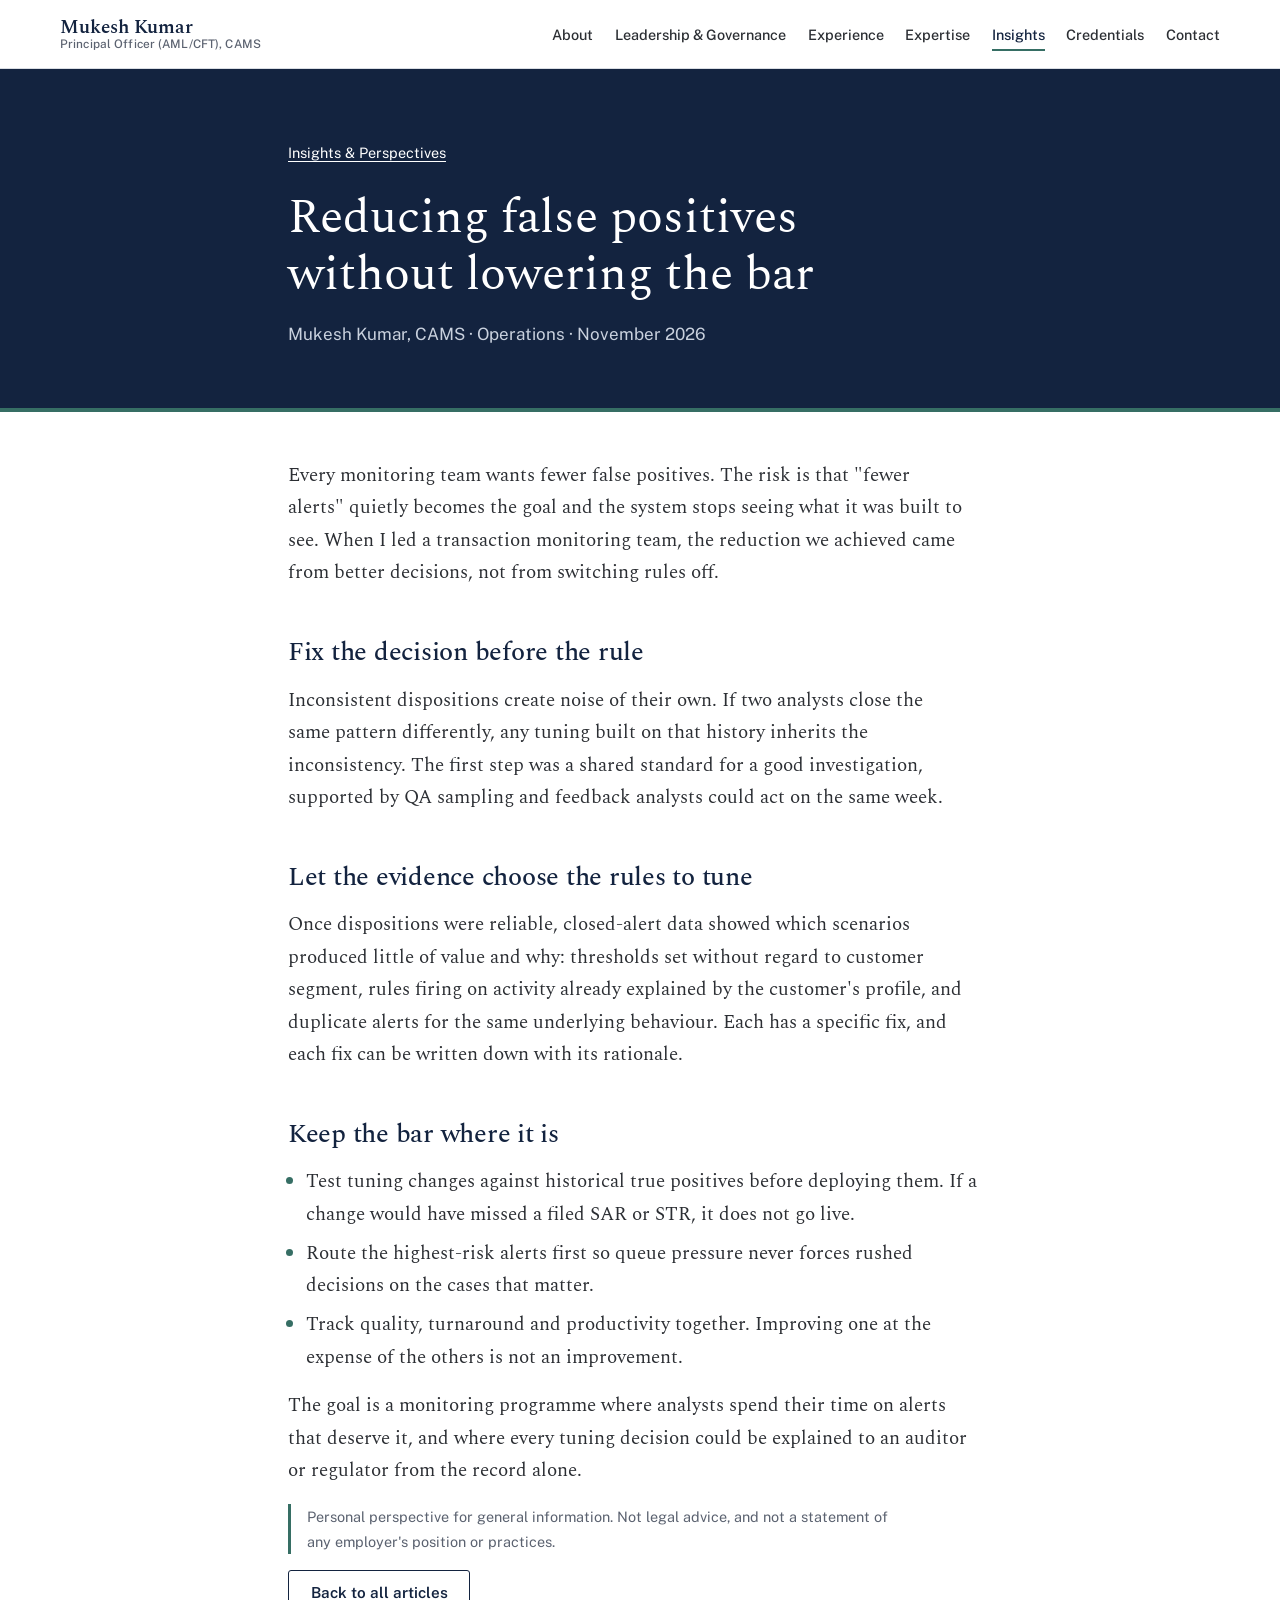
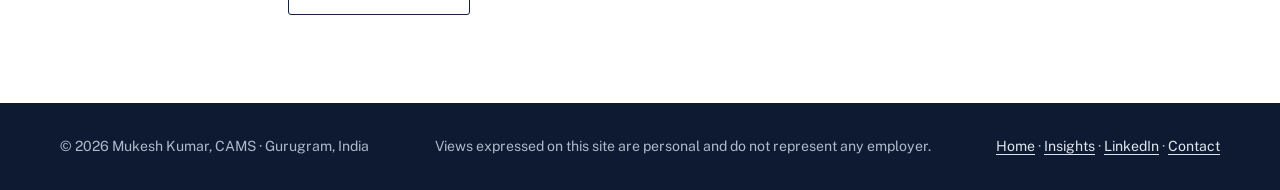
<file: reducing-false-positives-without-lowering-the-bar.html>
<!DOCTYPE html>
<html lang="en-IN">
<head>
<meta charset="utf-8">
<meta name="viewport" content="width=device-width, initial-scale=1">
<title>Reducing false positives without lowering the bar | Mukesh Kumar</title>
<meta name="description" content="Practical lessons on alert optimisation in transaction monitoring: improve decision quality first, then volume, and keep every tuning decision defensible.">
<meta name="author" content="Mukesh Kumar">
<meta name="robots" content="noindex, follow">
<link rel="canonical" href="https://mukesh-amlpro.github.io/mukesh-amlPro/reducing-false-positives-without-lowering-the-bar.html">
<meta name="theme-color" content="#13233f">
<meta property="og:type" content="article">
<meta property="og:site_name" content="Mukesh Kumar">
<meta property="og:title" content="Reducing false positives without lowering the bar | Mukesh Kumar">
<meta property="og:description" content="Practical lessons on alert optimisation in transaction monitoring: improve decision quality first, then volume, and keep every tuning decision defensible.">
<meta property="og:url" content="https://mukesh-amlpro.github.io/mukesh-amlPro/reducing-false-positives-without-lowering-the-bar.html">
<meta property="og:image" content="https://mukesh-amlpro.github.io/mukesh-amlPro/og-image.jpg">
<meta name="twitter:card" content="summary_large_image">
<link rel="icon" href="favicon.ico" sizes="any">
<link rel="apple-touch-icon" href="apple-touch-icon.png">
<link rel="preload" href="public-sans-latin-400-normal.woff2" as="font" type="font/woff2" crossorigin>
<link rel="preload" href="spectral-latin-400-normal.woff2" as="font" type="font/woff2" crossorigin>
<link rel="stylesheet" href="site.css">
<script async src="https://www.googletagmanager.com/gtag/js?id=G-E5HQB2ZX3Q"></script>
<script>
  window.dataLayer = window.dataLayer || [];
  function gtag(){dataLayer.push(arguments);}
  gtag('js', new Date());
  gtag('config', 'G-E5HQB2ZX3Q');
</script>
<script type="application/ld+json">
{
  "@context": "https://schema.org",
  "@type": "Article",
  "headline": "Reducing false positives without lowering the bar",
  "description": "Practical lessons on alert optimisation in transaction monitoring: improve decision quality first, then volume, and keep every tuning decision defensible.",
  "author": {
    "@id": "https://mukesh-amlpro.github.io/mukesh-amlPro/#person",
    "@type": "Person",
    "name": "Mukesh Kumar"
  },
  "datePublished": "2026-11-27",
  "inLanguage": "en-IN",
  "mainEntityOfPage": "https://mukesh-amlpro.github.io/mukesh-amlPro/reducing-false-positives-without-lowering-the-bar.html"
}
</script>
</head>
<body>
<a class="skip" href="#main">Skip to content</a>
<header class="site-header">
  <nav class="wrap nav" aria-label="Main">
    <a class="brand" href="./">Mukesh Kumar<small>Principal Officer (AML/CFT), CAMS</small></a>
    <button class="nav-toggle" type="button" aria-expanded="false" aria-controls="nav-list">Menu</button>
    <ul class="nav-list" id="nav-list">
      <li><a href="./#about">About</a></li>
      <li><a href="./#leadership">Leadership &amp; Governance</a></li>
      <li><a href="./#experience">Experience</a></li>
      <li><a href="./#expertise">Expertise</a></li>
      <li><a href="insights.html" aria-current="page">Insights</a></li>
      <li><a href="./#credentials">Credentials</a></li>
      <li><a href="./#contact">Contact</a></li>
    </ul>
  </nav>
</header>
<main id="main">
<div class="article-hero on-navy">
  <div class="prose-head">
    <p class="crumbs"><a href="insights.html">Insights &amp; Perspectives</a></p>
    <h1>Reducing false positives without lowering the bar</h1>
    <p>Mukesh Kumar, CAMS · Operations · November 2026</p>
  </div>
</div>
<article class="prose">
<p>Every monitoring team wants fewer false positives. The risk is that "fewer alerts" quietly becomes the goal and the system stops seeing what it was built to see. When I led a transaction monitoring team, the reduction we achieved came from better decisions, not from switching rules off.</p>
<h2>Fix the decision before the rule</h2>
<p>Inconsistent dispositions create noise of their own. If two analysts close the same pattern differently, any tuning built on that history inherits the inconsistency. The first step was a shared standard for a good investigation, supported by QA sampling and feedback analysts could act on the same week.</p>
<h2>Let the evidence choose the rules to tune</h2>
<p>Once dispositions were reliable, closed-alert data showed which scenarios produced little of value and why: thresholds set without regard to customer segment, rules firing on activity already explained by the customer's profile, and duplicate alerts for the same underlying behaviour. Each has a specific fix, and each fix can be written down with its rationale.</p>
<h2>Keep the bar where it is</h2>
<ul>
<li>Test tuning changes against historical true positives before deploying them. If a change would have missed a filed SAR or STR, it does not go live.</li>
<li>Route the highest-risk alerts first so queue pressure never forces rushed decisions on the cases that matter.</li>
<li>Track quality, turnaround and productivity together. Improving one at the expense of the others is not an improvement.</li>
</ul>
<p>The goal is a monitoring programme where analysts spend their time on alerts that deserve it, and where every tuning decision could be explained to an auditor or regulator from the record alone.</p>
<p class="disclaimer">Personal perspective for general information. Not legal advice, and not a statement of any employer's position or practices.</p>

<p><a class="btn btn-ghost" href="insights.html">Back to all articles</a></p>
</article>
</main>
<footer class="site-footer">
  <div class="wrap">
    <p>© 2026 Mukesh Kumar, CAMS · Gurugram, India</p>
    <p>Views expressed on this site are personal and do not represent any employer.</p>
    <p><a href="./">Home</a> · <a href="insights.html">Insights</a> · <a href="https://www.linkedin.com/in/mukeshkumarabh01" rel="noopener">LinkedIn</a> · <a href="./#contact">Contact</a></p>
  </div>
</footer>
<script src="site.js" defer></script>
</body>
</html>
</file>
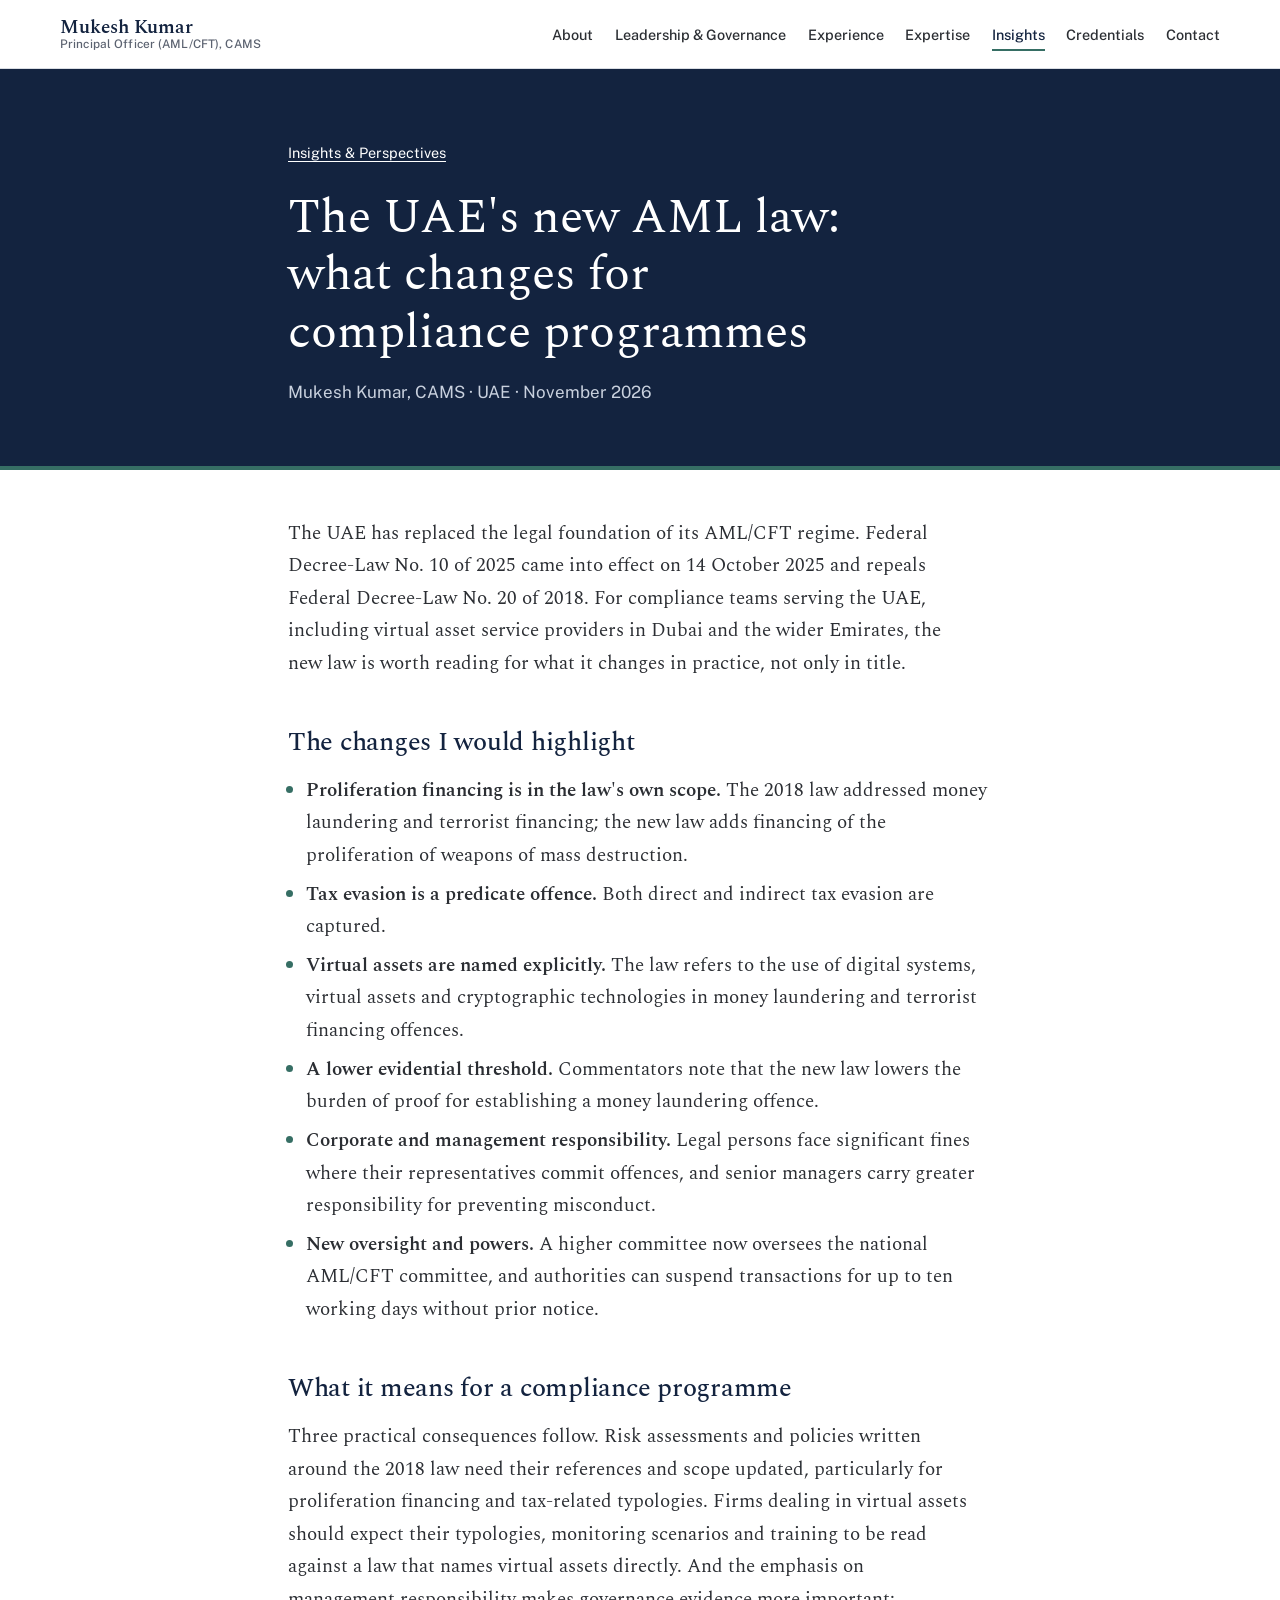
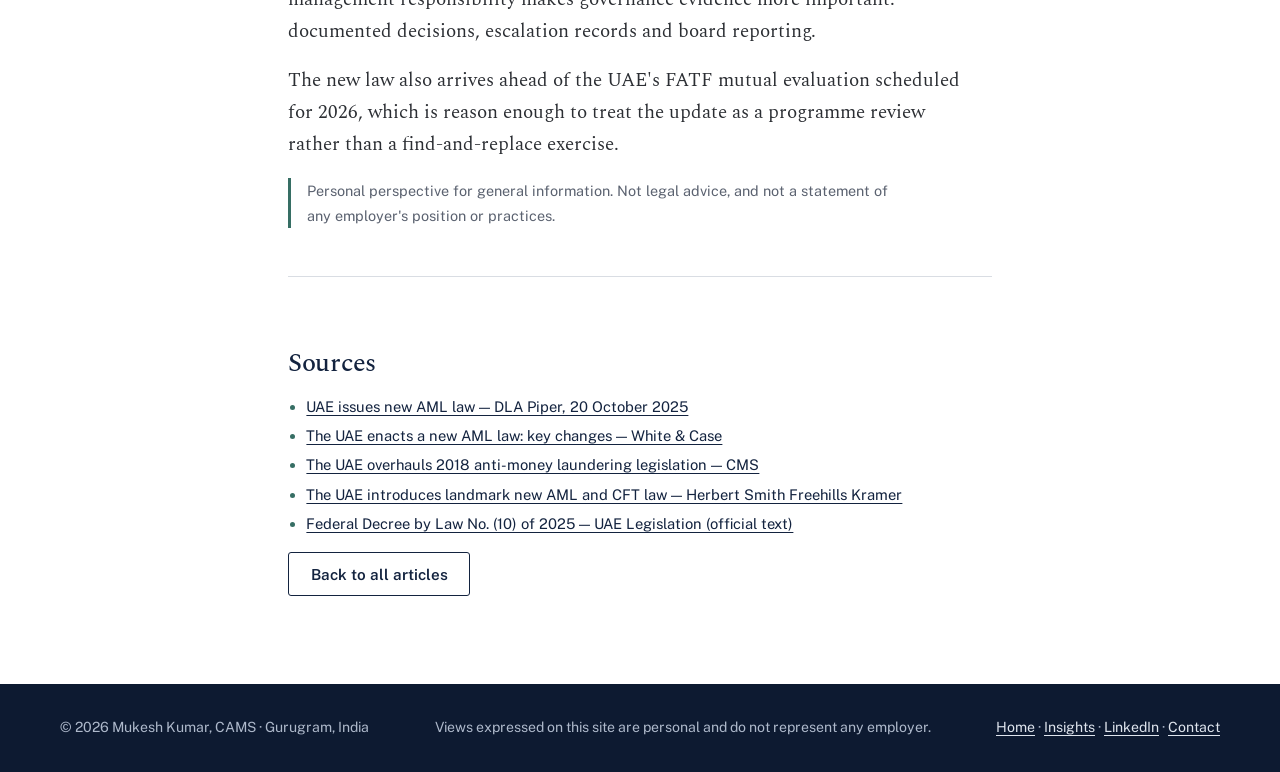
<file: uae-federal-decree-law-10-2025-aml.html>
<!DOCTYPE html>
<html lang="en-IN">
<head>
<meta charset="utf-8">
<meta name="viewport" content="width=device-width, initial-scale=1">
<title>The UAE&#x27;s new AML law: what changes for compliance programmes | Mukesh Kumar</title>
<meta name="description" content="Federal Decree-Law No. 10 of 2025 replaced the UAE&#x27;s 2018 AML law. A practitioner&#x27;s reading of the changes that matter for compliance programmes, including virtual assets.">
<meta name="author" content="Mukesh Kumar">
<meta name="robots" content="noindex, follow">
<link rel="canonical" href="https://mukesh-amlpro.github.io/mukesh-amlPro/uae-federal-decree-law-10-2025-aml.html">
<meta name="theme-color" content="#13233f">
<meta property="og:type" content="article">
<meta property="og:site_name" content="Mukesh Kumar">
<meta property="og:title" content="The UAE&#x27;s new AML law: what changes for compliance programmes | Mukesh Kumar">
<meta property="og:description" content="Federal Decree-Law No. 10 of 2025 replaced the UAE&#x27;s 2018 AML law. A practitioner&#x27;s reading of the changes that matter for compliance programmes, including virtual assets.">
<meta property="og:url" content="https://mukesh-amlpro.github.io/mukesh-amlPro/uae-federal-decree-law-10-2025-aml.html">
<meta property="og:image" content="https://mukesh-amlpro.github.io/mukesh-amlPro/og-image.jpg">
<meta name="twitter:card" content="summary_large_image">
<link rel="icon" href="favicon.ico" sizes="any">
<link rel="apple-touch-icon" href="apple-touch-icon.png">
<link rel="preload" href="public-sans-latin-400-normal.woff2" as="font" type="font/woff2" crossorigin>
<link rel="preload" href="spectral-latin-400-normal.woff2" as="font" type="font/woff2" crossorigin>
<link rel="stylesheet" href="site.css">
<script async src="https://www.googletagmanager.com/gtag/js?id=G-E5HQB2ZX3Q"></script>
<script>
  window.dataLayer = window.dataLayer || [];
  function gtag(){dataLayer.push(arguments);}
  gtag('js', new Date());
  gtag('config', 'G-E5HQB2ZX3Q');
</script>
<script type="application/ld+json">
{
  "@context": "https://schema.org",
  "@type": "Article",
  "headline": "The UAE's new AML law: what changes for compliance programmes",
  "description": "Federal Decree-Law No. 10 of 2025 replaced the UAE's 2018 AML law. A practitioner's reading of the changes that matter for compliance programmes, including virtual assets.",
  "author": {
    "@id": "https://mukesh-amlpro.github.io/mukesh-amlPro/#person",
    "@type": "Person",
    "name": "Mukesh Kumar"
  },
  "datePublished": "2026-11-27",
  "inLanguage": "en-IN",
  "mainEntityOfPage": "https://mukesh-amlpro.github.io/mukesh-amlPro/uae-federal-decree-law-10-2025-aml.html"
}
</script>
</head>
<body>
<a class="skip" href="#main">Skip to content</a>
<header class="site-header">
  <nav class="wrap nav" aria-label="Main">
    <a class="brand" href="./">Mukesh Kumar<small>Principal Officer (AML/CFT), CAMS</small></a>
    <button class="nav-toggle" type="button" aria-expanded="false" aria-controls="nav-list">Menu</button>
    <ul class="nav-list" id="nav-list">
      <li><a href="./#about">About</a></li>
      <li><a href="./#leadership">Leadership &amp; Governance</a></li>
      <li><a href="./#experience">Experience</a></li>
      <li><a href="./#expertise">Expertise</a></li>
      <li><a href="insights.html" aria-current="page">Insights</a></li>
      <li><a href="./#credentials">Credentials</a></li>
      <li><a href="./#contact">Contact</a></li>
    </ul>
  </nav>
</header>
<main id="main">
<div class="article-hero on-navy">
  <div class="prose-head">
    <p class="crumbs"><a href="insights.html">Insights &amp; Perspectives</a></p>
    <h1>The UAE&#x27;s new AML law: what changes for compliance programmes</h1>
    <p>Mukesh Kumar, CAMS · UAE · November 2026</p>
  </div>
</div>
<article class="prose">
<p>The UAE has replaced the legal foundation of its AML/CFT regime. Federal Decree-Law No. 10 of 2025 came into effect on 14 October 2025 and repeals Federal Decree-Law No. 20 of 2018. For compliance teams serving the UAE, including virtual asset service providers in Dubai and the wider Emirates, the new law is worth reading for what it changes in practice, not only in title.</p>
<h2>The changes I would highlight</h2>
<ul>
<li><strong>Proliferation financing is in the law's own scope.</strong> The 2018 law addressed money laundering and terrorist financing; the new law adds financing of the proliferation of weapons of mass destruction.</li>
<li><strong>Tax evasion is a predicate offence.</strong> Both direct and indirect tax evasion are captured.</li>
<li><strong>Virtual assets are named explicitly.</strong> The law refers to the use of digital systems, virtual assets and cryptographic technologies in money laundering and terrorist financing offences.</li>
<li><strong>A lower evidential threshold.</strong> Commentators note that the new law lowers the burden of proof for establishing a money laundering offence.</li>
<li><strong>Corporate and management responsibility.</strong> Legal persons face significant fines where their representatives commit offences, and senior managers carry greater responsibility for preventing misconduct.</li>
<li><strong>New oversight and powers.</strong> A higher committee now oversees the national AML/CFT committee, and authorities can suspend transactions for up to ten working days without prior notice.</li>
</ul>
<h2>What it means for a compliance programme</h2>
<p>Three practical consequences follow. Risk assessments and policies written around the 2018 law need their references and scope updated, particularly for proliferation financing and tax-related typologies. Firms dealing in virtual assets should expect their typologies, monitoring scenarios and training to be read against a law that names virtual assets directly. And the emphasis on management responsibility makes governance evidence more important: documented decisions, escalation records and board reporting.</p>
<p>The new law also arrives ahead of the UAE's FATF mutual evaluation scheduled for 2026, which is reason enough to treat the update as a programme review rather than a find-and-replace exercise.</p>
<p class="disclaimer">Personal perspective for general information. Not legal advice, and not a statement of any employer's position or practices.</p>
<div class="sources"><h2>Sources</h2><ul><li><a href="https://www.dlapiper.com/en/insights.htmlpublications/2025/10/uae-issues-new-aml-law" rel="noopener">UAE issues new AML law — DLA Piper, 20 October 2025</a></li><li><a href="https://www.whitecase.com/insight-alert/uae-enacts-new-aml-law-what-are-key-changes-and-what-does-mean-your-business" rel="noopener">The UAE enacts a new AML law: key changes — White &amp; Case</a></li><li><a href="https://cms.law/en/are/legal-updates/the-uae-overhauls-2018-anti-money-laundering-legislation" rel="noopener">The UAE overhauls 2018 anti-money laundering legislation — CMS</a></li><li><a href="https://www.hsfkramer.com/notes/middle-east/2026-posts/the-uae-introduces-landmark-new-aml-and-cft-law" rel="noopener">The UAE introduces landmark new AML and CFT law — Herbert Smith Freehills Kramer</a></li><li><a href="https://uaelegislation.gov.ae/en/legislations/3314/download" rel="noopener">Federal Decree by Law No. (10) of 2025 — UAE Legislation (official text)</a></li></ul></div>
<p><a class="btn btn-ghost" href="insights.html">Back to all articles</a></p>
</article>
</main>
<footer class="site-footer">
  <div class="wrap">
    <p>© 2026 Mukesh Kumar, CAMS · Gurugram, India</p>
    <p>Views expressed on this site are personal and do not represent any employer.</p>
    <p><a href="./">Home</a> · <a href="insights.html">Insights</a> · <a href="https://www.linkedin.com/in/mukeshkumarabh01" rel="noopener">LinkedIn</a> · <a href="./#contact">Contact</a></p>
  </div>
</footer>
<script src="site.js" defer></script>
</body>
</html>
</file>
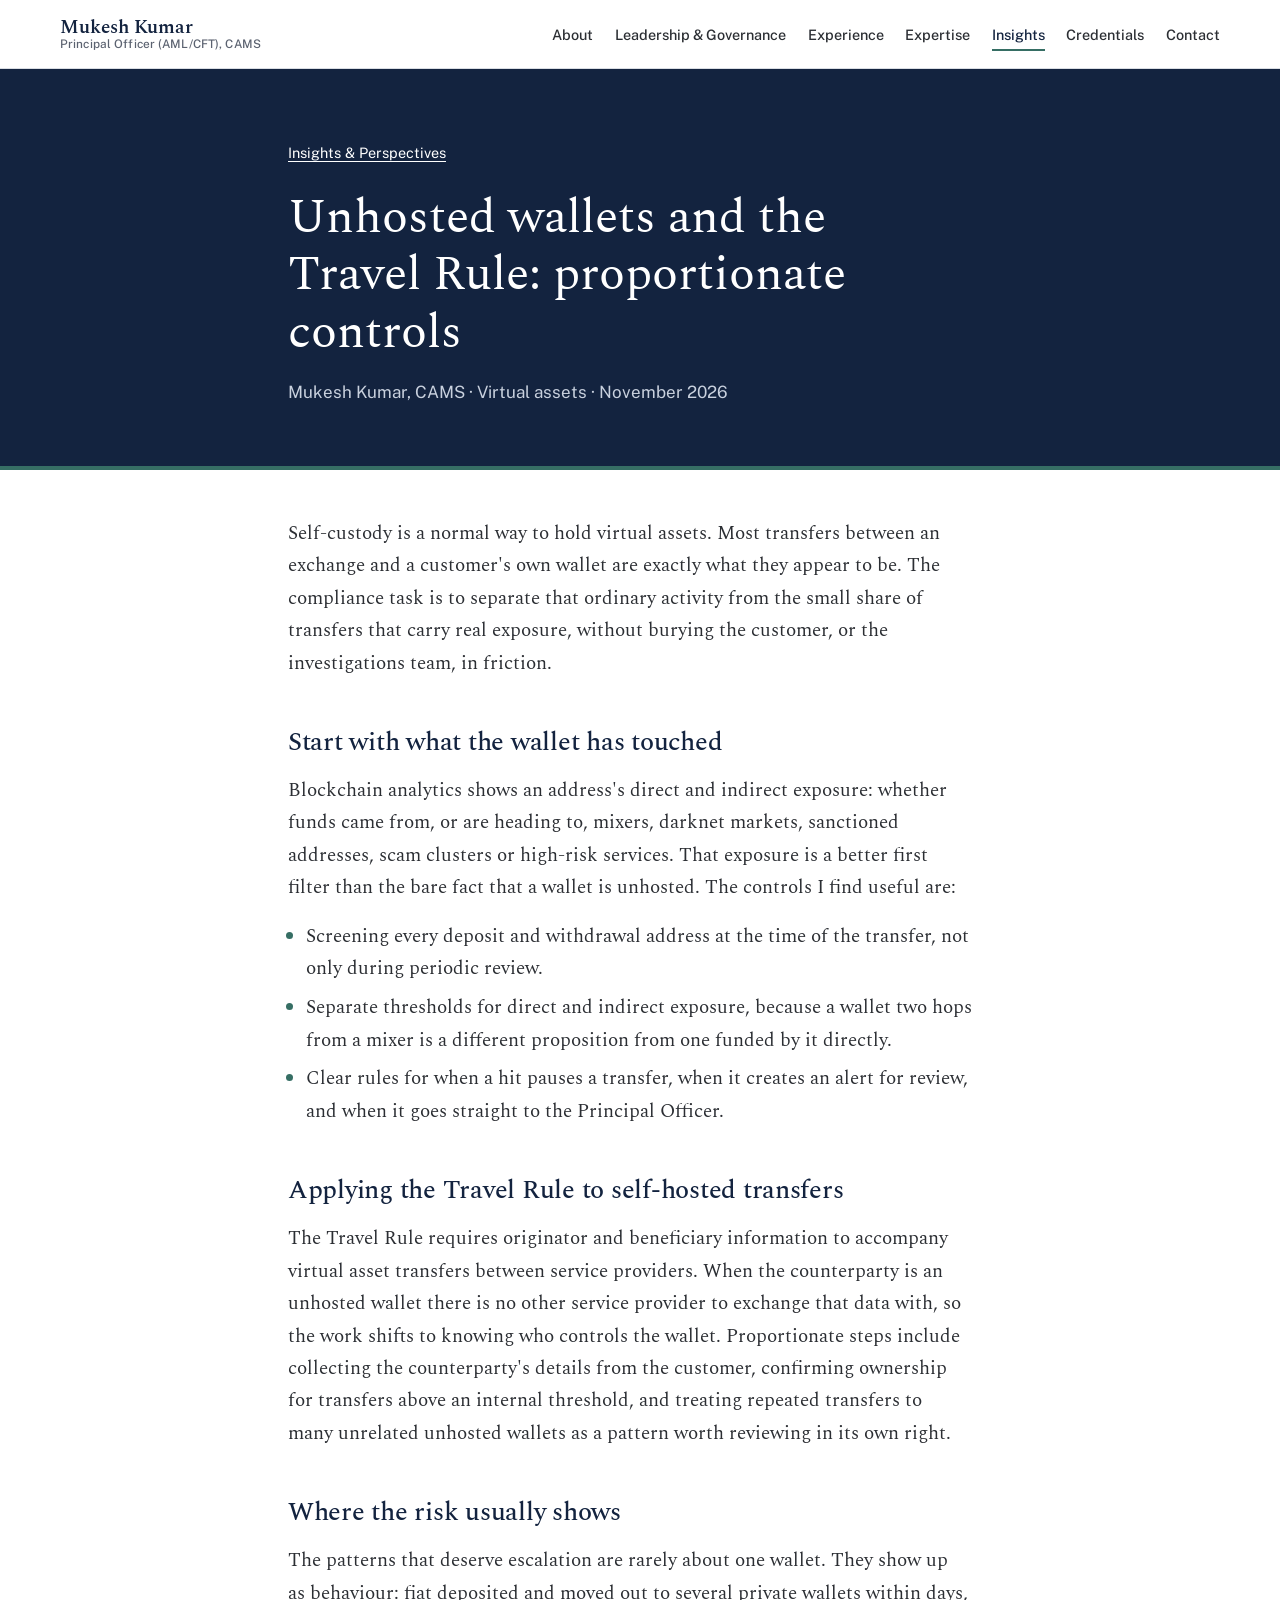
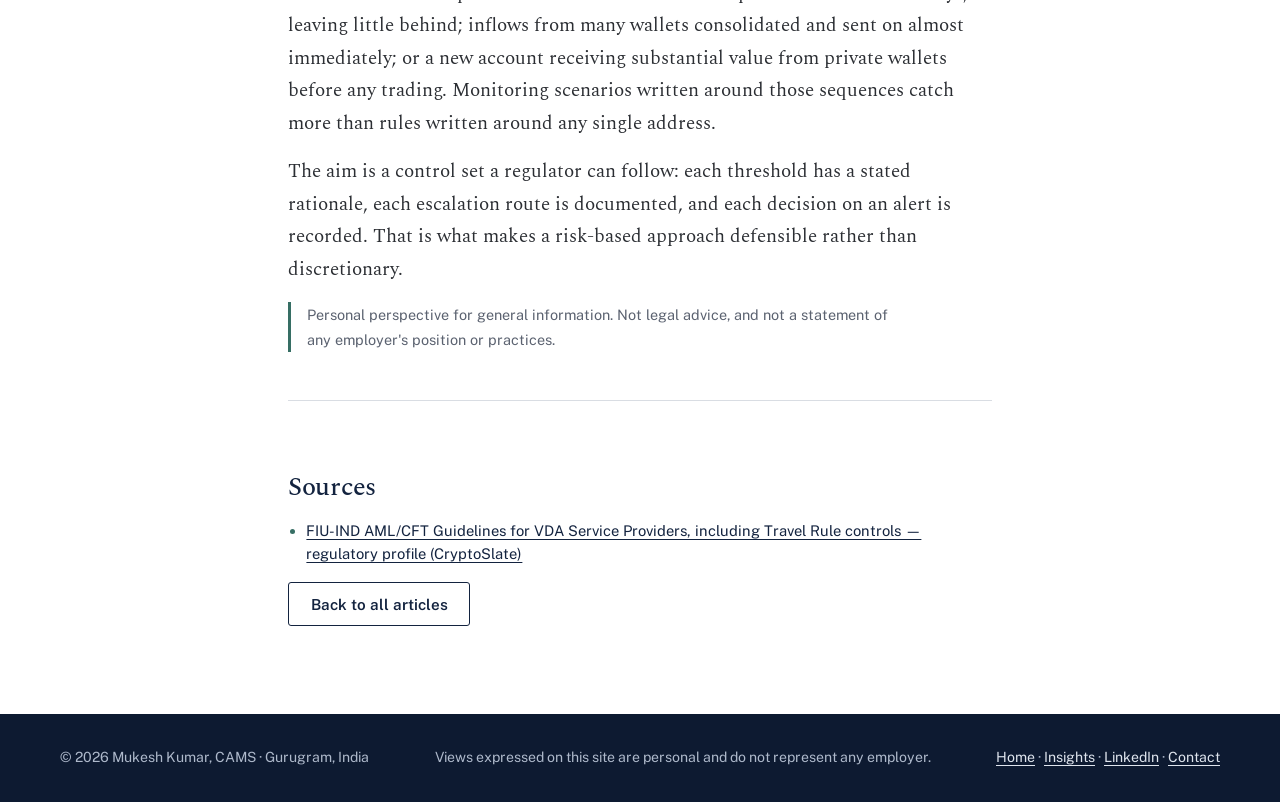
<file: unhosted-wallets-travel-rule-controls.html>
<!DOCTYPE html>
<html lang="en-IN">
<head>
<meta charset="utf-8">
<meta name="viewport" content="width=device-width, initial-scale=1">
<title>Unhosted wallets and the Travel Rule: proportionate controls | Mukesh Kumar</title>
<meta name="description" content="A risk-based approach to unhosted wallets and the Travel Rule for virtual asset service providers: what to screen, what to ask and when to escalate.">
<meta name="author" content="Mukesh Kumar">
<meta name="robots" content="noindex, follow">
<link rel="canonical" href="https://mukesh-amlpro.github.io/mukesh-amlPro/unhosted-wallets-travel-rule-controls.html">
<meta name="theme-color" content="#13233f">
<meta property="og:type" content="article">
<meta property="og:site_name" content="Mukesh Kumar">
<meta property="og:title" content="Unhosted wallets and the Travel Rule: proportionate controls | Mukesh Kumar">
<meta property="og:description" content="A risk-based approach to unhosted wallets and the Travel Rule for virtual asset service providers: what to screen, what to ask and when to escalate.">
<meta property="og:url" content="https://mukesh-amlpro.github.io/mukesh-amlPro/unhosted-wallets-travel-rule-controls.html">
<meta property="og:image" content="https://mukesh-amlpro.github.io/mukesh-amlPro/og-image.jpg">
<meta name="twitter:card" content="summary_large_image">
<link rel="icon" href="favicon.ico" sizes="any">
<link rel="apple-touch-icon" href="apple-touch-icon.png">
<link rel="preload" href="public-sans-latin-400-normal.woff2" as="font" type="font/woff2" crossorigin>
<link rel="preload" href="spectral-latin-400-normal.woff2" as="font" type="font/woff2" crossorigin>
<link rel="stylesheet" href="site.css">
<script async src="https://www.googletagmanager.com/gtag/js?id=G-E5HQB2ZX3Q"></script>
<script>
  window.dataLayer = window.dataLayer || [];
  function gtag(){dataLayer.push(arguments);}
  gtag('js', new Date());
  gtag('config', 'G-E5HQB2ZX3Q');
</script>
<script type="application/ld+json">
{
  "@context": "https://schema.org",
  "@type": "Article",
  "headline": "Unhosted wallets and the Travel Rule: proportionate controls",
  "description": "A risk-based approach to unhosted wallets and the Travel Rule for virtual asset service providers: what to screen, what to ask and when to escalate.",
  "author": {
    "@id": "https://mukesh-amlpro.github.io/mukesh-amlPro/#person",
    "@type": "Person",
    "name": "Mukesh Kumar"
  },
  "datePublished": "2026-11-27",
  "inLanguage": "en-IN",
  "mainEntityOfPage": "https://mukesh-amlpro.github.io/mukesh-amlPro/unhosted-wallets-travel-rule-controls.html"
}
</script>
</head>
<body>
<a class="skip" href="#main">Skip to content</a>
<header class="site-header">
  <nav class="wrap nav" aria-label="Main">
    <a class="brand" href="./">Mukesh Kumar<small>Principal Officer (AML/CFT), CAMS</small></a>
    <button class="nav-toggle" type="button" aria-expanded="false" aria-controls="nav-list">Menu</button>
    <ul class="nav-list" id="nav-list">
      <li><a href="./#about">About</a></li>
      <li><a href="./#leadership">Leadership &amp; Governance</a></li>
      <li><a href="./#experience">Experience</a></li>
      <li><a href="./#expertise">Expertise</a></li>
      <li><a href="insights.html" aria-current="page">Insights</a></li>
      <li><a href="./#credentials">Credentials</a></li>
      <li><a href="./#contact">Contact</a></li>
    </ul>
  </nav>
</header>
<main id="main">
<div class="article-hero on-navy">
  <div class="prose-head">
    <p class="crumbs"><a href="insights.html">Insights &amp; Perspectives</a></p>
    <h1>Unhosted wallets and the Travel Rule: proportionate controls</h1>
    <p>Mukesh Kumar, CAMS · Virtual assets · November 2026</p>
  </div>
</div>
<article class="prose">
<p>Self-custody is a normal way to hold virtual assets. Most transfers between an exchange and a customer's own wallet are exactly what they appear to be. The compliance task is to separate that ordinary activity from the small share of transfers that carry real exposure, without burying the customer, or the investigations team, in friction.</p>
<h2>Start with what the wallet has touched</h2>
<p>Blockchain analytics shows an address's direct and indirect exposure: whether funds came from, or are heading to, mixers, darknet markets, sanctioned addresses, scam clusters or high-risk services. That exposure is a better first filter than the bare fact that a wallet is unhosted. The controls I find useful are:</p>
<ul>
<li>Screening every deposit and withdrawal address at the time of the transfer, not only during periodic review.</li>
<li>Separate thresholds for direct and indirect exposure, because a wallet two hops from a mixer is a different proposition from one funded by it directly.</li>
<li>Clear rules for when a hit pauses a transfer, when it creates an alert for review, and when it goes straight to the Principal Officer.</li>
</ul>
<h2>Applying the Travel Rule to self-hosted transfers</h2>
<p>The Travel Rule requires originator and beneficiary information to accompany virtual asset transfers between service providers. When the counterparty is an unhosted wallet there is no other service provider to exchange that data with, so the work shifts to knowing who controls the wallet. Proportionate steps include collecting the counterparty's details from the customer, confirming ownership for transfers above an internal threshold, and treating repeated transfers to many unrelated unhosted wallets as a pattern worth reviewing in its own right.</p>
<h2>Where the risk usually shows</h2>
<p>The patterns that deserve escalation are rarely about one wallet. They show up as behaviour: fiat deposited and moved out to several private wallets within days, leaving little behind; inflows from many wallets consolidated and sent on almost immediately; or a new account receiving substantial value from private wallets before any trading. Monitoring scenarios written around those sequences catch more than rules written around any single address.</p>
<p>The aim is a control set a regulator can follow: each threshold has a stated rationale, each escalation route is documented, and each decision on an alert is recorded. That is what makes a risk-based approach defensible rather than discretionary.</p>
<p class="disclaimer">Personal perspective for general information. Not legal advice, and not a statement of any employer's position or practices.</p>
<div class="sources"><h2>Sources</h2><ul><li><a href="https://cryptoslate.com/crypto-laws/india-fiu-ind-aml-cft-guidelines-vda-service-providers/" rel="noopener">FIU-IND AML/CFT Guidelines for VDA Service Providers, including Travel Rule controls — regulatory profile (CryptoSlate)</a></li></ul></div>
<p><a class="btn btn-ghost" href="insights.html">Back to all articles</a></p>
</article>
</main>
<footer class="site-footer">
  <div class="wrap">
    <p>© 2026 Mukesh Kumar, CAMS · Gurugram, India</p>
    <p>Views expressed on this site are personal and do not represent any employer.</p>
    <p><a href="./">Home</a> · <a href="insights.html">Insights</a> · <a href="https://www.linkedin.com/in/mukeshkumarabh01" rel="noopener">LinkedIn</a> · <a href="./#contact">Contact</a></p>
  </div>
</footer>
<script src="site.js" defer></script>
</body>
</html>
</file>
<file: site.css>
/* Mukesh Kumar — executive site
   Palette: regulator navy, charcoal, white; one restrained accent (verdigris).
   Type: Spectral (headings) + Public Sans (text). */

/* Self-hosted fonts (SIL Open Font License, see font-license-*.txt) */
@font-face { font-family: "Spectral"; font-style: normal; font-weight: 400; font-display: swap; src: url("spectral-latin-400-normal.woff2") format("woff2"); }
@font-face { font-family: "Spectral"; font-style: normal; font-weight: 500; font-display: swap; src: url("spectral-latin-500-normal.woff2") format("woff2"); }
@font-face { font-family: "Spectral"; font-style: normal; font-weight: 600; font-display: swap; src: url("spectral-latin-600-normal.woff2") format("woff2"); }
@font-face { font-family: "Public Sans"; font-style: normal; font-weight: 400; font-display: swap; src: url("public-sans-latin-400-normal.woff2") format("woff2"); }
@font-face { font-family: "Public Sans"; font-style: normal; font-weight: 500; font-display: swap; src: url("public-sans-latin-500-normal.woff2") format("woff2"); }
@font-face { font-family: "Public Sans"; font-style: normal; font-weight: 600; font-display: swap; src: url("public-sans-latin-600-normal.woff2") format("woff2"); }

:root {
  --navy: #13233f;
  --navy-deep: #0d1a31;
  --charcoal: #2b2e33;
  --text: #2b2e33;
  --muted: #5b6270;
  --paper: #f5f6f8;
  --white: #ffffff;
  --line: #d9dde3;
  --accent: #366e64;          /* verdigris – rules, focus, small markers */
  --accent-on-navy: #93c4b8;
  --serif: "Spectral", Georgia, "Times New Roman", serif;
  --sans: "Public Sans", system-ui, -apple-system, "Segoe UI", Roboto, Arial, sans-serif;
  --measure: 68ch;
  --wrap: 1160px;
  --s1: .5rem; --s2: 1rem; --s3: 1.5rem; --s4: 2rem; --s5: 3rem; --s6: 4.5rem; --s7: 6.5rem;
}

*, *::before, *::after { box-sizing: border-box; }
html { -webkit-text-size-adjust: 100%; scroll-behavior: smooth; scroll-padding-top: 84px; }
@media (prefers-reduced-motion: reduce) { html { scroll-behavior: auto; } * { transition: none !important; animation: none !important; } }
body { margin: 0; font-family: var(--sans); font-size: 1.0625rem; line-height: 1.65; color: var(--text); background: var(--white); text-rendering: optimizeLegibility; }
img { max-width: 100%; height: auto; display: block; }
a { color: var(--navy); text-decoration-thickness: 1px; text-underline-offset: 3px; }
a:hover { color: var(--accent); }
:focus-visible { outline: 3px solid var(--accent); outline-offset: 3px; border-radius: 2px; }
h1, h2, h3, h4 { font-family: var(--serif); color: var(--navy); font-weight: 500; line-height: 1.2; margin: 0 0 var(--s2); }
h2 { font-size: clamp(1.75rem, 1.2rem + 1.6vw, 2.5rem); letter-spacing: -.01em; }
h3 { font-size: 1.3rem; font-weight: 600; }
h4 { font-family: var(--sans); font-size: .95rem; font-weight: 600; color: var(--charcoal); margin-bottom: .35rem; }
p { margin: 0 0 var(--s2); max-width: var(--measure); }
ul { padding-left: 1.15rem; margin: 0 0 var(--s2); }
li { margin-bottom: .4rem; }
li::marker { color: var(--accent); }

.wrap { width: min(100% - 2.5rem, var(--wrap)); margin-inline: auto; }
.skip { position: absolute; left: -999px; top: 0; background: var(--navy); color: #fff; padding: .6rem 1rem; z-index: 100; }
.skip:focus { left: 1rem; top: 1rem; }
.visually-hidden { position: absolute !important; width: 1px; height: 1px; overflow: hidden; clip: rect(0 0 0 0); white-space: nowrap; }

/* ---------- header / navigation ---------- */
.site-header { position: sticky; top: 0; z-index: 50; background: rgba(255,255,255,.97); border-bottom: 1px solid var(--line); }
.nav { display: flex; align-items: center; justify-content: space-between; gap: var(--s3); min-height: 68px; }
.brand { font-family: var(--serif); font-size: 1.2rem; font-weight: 600; color: var(--navy); text-decoration: none; line-height: 1.1; }
.brand small { display: block; font-family: var(--sans); font-size: .74rem; font-weight: 500; color: var(--muted); letter-spacing: .01em; }
.nav-list { display: flex; gap: 1.35rem; list-style: none; margin: 0; padding: 0; }
.nav-list li { margin: 0; }
.nav-list a { font-size: .9rem; font-weight: 500; color: var(--charcoal); text-decoration: none; padding: .35rem 0; border-bottom: 2px solid transparent; }
.nav-list a:hover, .nav-list a[aria-current="true"], .nav-list a[aria-current="page"] { color: var(--navy); border-bottom-color: var(--accent); }
.nav-toggle { display: none; background: none; border: 1px solid var(--line); border-radius: 4px; padding: .45rem .7rem; font: 500 .9rem var(--sans); color: var(--navy); cursor: pointer; }
@media (max-width: 1020px) {
  .nav-toggle { display: inline-block; }
  .nav-list { display: none; position: absolute; left: 0; right: 0; top: 68px; flex-direction: column; gap: 0; background: #fff; border-bottom: 1px solid var(--line); padding: .5rem 1.25rem 1rem; }
  .nav-list.open { display: flex; }
  .nav-list a { display: block; padding: .7rem 0; border-bottom: 1px solid var(--line); }
}

/* ---------- buttons ---------- */
.btn { display: inline-flex; align-items: center; gap: .5rem; font: 600 .95rem var(--sans); padding: .8rem 1.35rem; border-radius: 3px; text-decoration: none; border: 1px solid transparent; cursor: pointer; }
.btn-primary { background: var(--navy); color: #fff; }
.btn-primary:hover { background: var(--navy-deep); color: #fff; }
.btn-light { background: #fff; color: var(--navy); }
.btn-light:hover { background: var(--paper); color: var(--navy); }
.btn-ghost { border-color: currentColor; color: var(--navy); background: transparent; }
.btn-ghost:hover { color: var(--accent); }
.on-navy .btn-ghost { color: #fff; }
.on-navy .btn-ghost:hover { color: var(--accent-on-navy); }

/* ---------- hero ---------- */
.hero { background: var(--navy); color: #e8ecf3; padding: var(--s6) 0 var(--s6); position: relative; overflow: hidden; }
.hero::after { /* thin verdigris rule along the base: the one recurring accent */
  content: ""; position: absolute; left: 0; right: 0; bottom: 0; height: 4px; background: var(--accent); }
.hero-grid { display: grid; grid-template-columns: minmax(0, 1.35fr) minmax(0, .85fr); gap: var(--s6); align-items: center; }
.hero .mandate { font-size: .95rem; color: var(--accent-on-navy); margin-bottom: var(--s3); font-weight: 500; }
.hero h1 { color: #fff; font-size: clamp(2.2rem, 1.4rem + 2.8vw, 3.6rem); font-weight: 400; letter-spacing: -.015em; line-height: 1.1; margin-bottom: var(--s3); max-width: 19ch; }
.hero .lede { font-size: 1.15rem; line-height: 1.6; color: #d3dae6; max-width: 54ch; margin-bottom: var(--s4); }
.hero-actions { display: flex; flex-wrap: wrap; gap: .8rem; }
.portrait-plate { margin: 0; background: #fff; padding: 10px 10px 0; box-shadow: 0 24px 48px -24px rgba(0,0,0,.55); max-width: 380px; justify-self: end; }
.portrait-plate img { aspect-ratio: 592 / 575; object-fit: cover; width: 100%; background: #eef1f5; }
.portrait-plate figcaption { padding: .9rem .4rem 1rem; color: var(--charcoal); font-size: .9rem; line-height: 1.45; border-top: 3px solid var(--accent); margin-top: 10px; }
.portrait-plate figcaption strong { display: block; font-family: var(--serif); font-size: 1.15rem; font-weight: 600; color: var(--navy); }
@media (max-width: 860px) {
  .hero { padding: var(--s5) 0; }
  .hero-grid { grid-template-columns: 1fr; gap: var(--s4); }
  .portrait-plate { justify-self: start; max-width: 300px; order: -1; }
}

/* ---------- sections ---------- */
section { padding: var(--s7) 0; }
.band { background: var(--paper); }
.section-head { max-width: 760px; margin-bottom: var(--s5); }
.section-head p { color: var(--muted); font-size: 1.08rem; }
.kicker { display: block; font-size: .9rem; font-weight: 600; color: var(--accent); margin-bottom: .4rem; }

/* record: facts from the CV, laid out as a ledger rather than stat cards */
.record { display: grid; grid-template-columns: repeat(4, 1fr); border-top: 2px solid var(--navy); margin-top: var(--s5); }
.record div { padding: var(--s3) var(--s3) var(--s3) 0; border-right: 1px solid var(--line); }
.record div:last-child { border-right: 0; }
.record div + div { padding-left: var(--s3); }
.record b { display: block; font-family: var(--serif); font-size: 1.15rem; font-weight: 600; color: var(--navy); line-height: 1.3; margin-bottom: .35rem; }
.record span { font-size: .92rem; color: var(--muted); }
@media (max-width: 860px) {
  .record { grid-template-columns: 1fr 1fr; }
  .record div { border-right: 0; border-bottom: 1px solid var(--line); padding: var(--s3) var(--s2) var(--s3) 0 !important; }
}
@media (max-width: 520px) { .record { grid-template-columns: 1fr; } }

/* about */
.two-col { display: grid; grid-template-columns: minmax(0, 1.5fr) minmax(0, 1fr); gap: var(--s6); align-items: start; }
@media (max-width: 860px) { .two-col { grid-template-columns: 1fr; gap: var(--s4); } }
.facts { margin: 0; border-top: 2px solid var(--navy); }
.facts div { display: grid; grid-template-columns: 9.5rem 1fr; gap: var(--s2); padding: .85rem 0; border-bottom: 1px solid var(--line); }
.facts dt { font-size: .88rem; font-weight: 600; color: var(--muted); }
.facts dd { margin: 0; font-size: .97rem; }
@media (max-width: 520px) { .facts div { grid-template-columns: 1fr; gap: .1rem; } }

/* leadership mandate */
.mandate-grid { display: grid; grid-template-columns: repeat(3, 1fr); gap: var(--s5) var(--s4); }
.mandate-grid article { border-top: 1px solid var(--navy); padding-top: var(--s2); }
.mandate-grid p, .mandate-grid li { font-size: .98rem; }
@media (max-width: 960px) { .mandate-grid { grid-template-columns: 1fr 1fr; } }
@media (max-width: 620px) { .mandate-grid { grid-template-columns: 1fr; } }
.note { font-size: .9rem; color: var(--muted); border-left: 3px solid var(--accent); padding-left: var(--s2); margin-top: var(--s5); max-width: 80ch; }

/* experience timeline — a real sequence, so it is drawn as one */
.timeline { list-style: none; padding: 0; margin: 0; border-left: 2px solid var(--line); }
.timeline > li { position: relative; padding: 0 0 var(--s5) var(--s4); margin: 0; }
.timeline > li::before { content: ""; position: absolute; left: -7px; top: .55rem; width: 12px; height: 12px; border-radius: 50%; background: #fff; border: 2px solid var(--navy); }
.timeline > li.current::before { background: var(--accent); border-color: var(--accent); }
.role-head { display: grid; grid-template-columns: 1fr auto; gap: .25rem var(--s3); align-items: baseline; margin-bottom: .6rem; }
.role-head h3 { margin: 0; }
.role-head .org { grid-column: 1; color: var(--charcoal); font-weight: 600; }
.role-head time, .role-head .dates { grid-column: 2; grid-row: 1; font-size: .9rem; color: var(--muted); white-space: nowrap; }
.role-head .place { grid-column: 1; font-size: .9rem; color: var(--muted); }
.timeline ul { margin-top: .6rem; max-width: 80ch; list-style: disc; }
.timeline li li { font-size: .97rem; }
.timeline .role-intro { margin: .6rem 0 0; max-width: 80ch; }
.timeline .role-sub { font-family: inherit; font-size: .95rem; font-weight: 600; color: var(--navy); margin: 1rem 0 0; }
.timeline .role-sub + ul { margin-top: .35rem; }
@media (max-width: 620px) { .role-head { grid-template-columns: 1fr; } .role-head time, .role-head .dates { grid-column: 1; grid-row: auto; } }

/* capability areas */
.capabilities { display: grid; gap: 0; border-top: 2px solid var(--navy); }
.capability { display: grid; grid-template-columns: minmax(0, .9fr) minmax(0, 2fr); gap: var(--s4); padding: var(--s4) 0; border-bottom: 1px solid var(--line); }
.capability h3 { font-size: 1.35rem; }
.capability > div > p { color: var(--muted); font-size: .97rem; }
.tiers { display: grid; grid-template-columns: repeat(3, 1fr); gap: var(--s3); }
.tiers h4 { padding-bottom: .35rem; border-bottom: 2px solid var(--line); }
.tiers .t-practice h4 { border-bottom-color: var(--navy); }
.tiers .t-knowledge h4 { border-bottom-color: var(--accent); }
.tiers ul { font-size: .93rem; padding-left: 1rem; }
.tiers li { margin-bottom: .3rem; }
@media (max-width: 960px) { .capability { grid-template-columns: 1fr; gap: var(--s2); } }
@media (max-width: 680px) { .tiers { grid-template-columns: 1fr; gap: var(--s2); } }
.legend { display: flex; flex-wrap: wrap; gap: var(--s3); font-size: .9rem; color: var(--muted); margin-bottom: var(--s3); }
.legend span::before { content: ""; display: inline-block; width: 18px; height: 3px; vertical-align: middle; margin-right: .45rem; background: var(--line); }
.legend .l-practice::before { background: var(--navy); }
.legend .l-knowledge::before { background: var(--accent); }

/* insights */
.article-list { list-style: none; padding: 0; margin: 0; border-top: 2px solid var(--navy); }
.article-list > li { display: grid; grid-template-columns: 10rem 1fr; gap: var(--s3); padding: var(--s3) 0; border-bottom: 1px solid var(--line); margin: 0; }
.article-list .meta { font-size: .88rem; color: var(--muted); }
.article-list h3 { font-size: 1.25rem; margin-bottom: .4rem; }
.article-list h3 a { text-decoration: none; }
.article-list h3 a:hover { text-decoration: underline; }
.article-list p { font-size: .97rem; margin-bottom: 0; color: var(--charcoal); }
@media (max-width: 620px) { .article-list > li { grid-template-columns: 1fr; gap: .3rem; } }

/* credentials */
.cred-feature { display: grid; grid-template-columns: auto 1fr auto; gap: var(--s3); align-items: center; background: var(--navy); color: #e8ecf3; padding: var(--s4); margin-bottom: var(--s4); }
.cred-feature .seal { font-family: var(--serif); font-size: 2rem; font-weight: 600; color: #fff; border: 2px solid var(--accent-on-navy); padding: .4rem .9rem; line-height: 1; }
.cred-feature h3 { color: #fff; margin-bottom: .2rem; }
.cred-feature p { margin: 0; color: #c9d1de; font-size: .95rem; }
@media (max-width: 760px) { .cred-feature { grid-template-columns: 1fr; } }
.cred-table { width: 100%; border-collapse: collapse; font-size: .95rem; }
.cred-table caption { text-align: left; font-family: var(--serif); font-size: 1.25rem; font-weight: 600; color: var(--navy); padding-bottom: .75rem; }
.cred-table th, .cred-table td { text-align: left; padding: .75rem .75rem .75rem 0; border-bottom: 1px solid var(--line); vertical-align: top; }
.cred-table thead th { font-size: .85rem; color: var(--muted); font-weight: 600; border-bottom: 2px solid var(--navy); }
.cred-table td:last-child { white-space: nowrap; }
@media (max-width: 720px) {
  .cred-table thead { display: none; }
  .cred-table tr { display: block; padding: .75rem 0; border-bottom: 1px solid var(--line); }
  .cred-table td { display: block; border: 0; padding: .1rem 0; }
  .cred-table td:last-child { white-space: normal; }
}
.edu { margin-top: var(--s5); }

/* contact */
.contact { background: var(--navy); color: #dfe5ee; }
.contact h2, .contact h3 { color: #fff; }
.contact a { color: #fff; }
.contact a:hover { color: var(--accent-on-navy); }
.contact .btn-light, .contact .btn-light:hover { color: var(--navy); }
.contact .section-head p { color: #c9d1de; }
.channels { list-style: none; padding: 0; margin: 0 0 var(--s4); border-top: 1px solid rgba(255,255,255,.25); }
.channels li { display: grid; grid-template-columns: 7rem 1fr; gap: var(--s2); padding: .8rem 0; border-bottom: 1px solid rgba(255,255,255,.18); margin: 0; }
.channels span { font-size: .88rem; color: #aeb9cb; }
.channels a { overflow-wrap: anywhere; }
.two-col > *, .hero-grid > * { min-width: 0; }
.enquiry { background: #fff; color: var(--text); padding: var(--s4); }
.enquiry h3 { color: var(--navy); margin-bottom: .3rem; }
.enquiry .hint { font-size: .92rem; color: var(--muted); }
.field { margin-bottom: var(--s2); }
.field label { display: block; font-size: .9rem; font-weight: 600; color: var(--charcoal); margin-bottom: .3rem; }
.field input, .field select, .field textarea { width: 100%; font: 400 1rem var(--sans); color: var(--text); padding: .7rem .8rem; border: 1px solid #b9c0cb; border-radius: 3px; background: #fff; }
.field input:focus, .field select:focus, .field textarea:focus { outline: 3px solid var(--accent); outline-offset: 1px; border-color: var(--accent); }
.field textarea { min-height: 130px; resize: vertical; }
.row2 { display: grid; grid-template-columns: 1fr 1fr; gap: 0 var(--s2); }
@media (max-width: 560px) { .row2 { grid-template-columns: 1fr; } }
.form-status { font-size: .92rem; margin-top: .8rem; min-height: 1.4em; }
.form-status.error { color: #a12a2a; }
.small { font-size: .85rem; color: var(--muted); }

/* footer */
.site-footer { background: var(--navy-deep); color: #aeb9cb; padding: var(--s4) 0; font-size: .88rem; }
.site-footer .wrap { display: flex; flex-wrap: wrap; gap: var(--s2) var(--s4); justify-content: space-between; }
.site-footer a { color: #dfe5ee; }
.site-footer p { margin: 0; max-width: none; }

/* article pages */
.article-hero { background: var(--navy); color: #d3dae6; padding: var(--s6) 0 var(--s5); position: relative; }
.article-hero::after { content: ""; position: absolute; left: 0; right: 0; bottom: 0; height: 4px; background: var(--accent); }
.article-hero h1 { color: #fff; font-size: clamp(2rem, 1.3rem + 2.4vw, 3rem); font-weight: 400; max-width: 24ch; }
.article-hero p { color: #c9d1de; }
.article-hero a { color: #fff; }
.prose, .prose-head { width: min(100% - 2.5rem, 44rem); margin-inline: auto; }
.prose { padding: var(--s5) 0 var(--s6); }
.prose p, .prose li { font-family: var(--serif); font-size: 1.16rem; line-height: 1.75; }
.prose h2 { font-size: 1.6rem; margin-top: var(--s5); }
.prose .sources { font-family: var(--sans); font-size: .92rem; border-top: 1px solid var(--line); margin-top: var(--s5); padding-top: var(--s3); }
.prose .sources li { font-family: var(--sans); font-size: .92rem; line-height: 1.55; }
.disclaimer { font-family: var(--sans) !important; font-size: .9rem !important; color: var(--muted); border-left: 3px solid var(--accent); padding-left: var(--s2); }
.crumbs { font-size: .9rem; margin-bottom: var(--s3); }

@media print {
  .site-header, .hero-actions, .enquiry, .nav-toggle { display: none !important; }
  .hero, .contact, .cred-feature, .article-hero { background: #fff !important; color: #000 !important; }
  .hero h1, .contact h2, .cred-feature h3 { color: #000 !important; }
}
</file>
